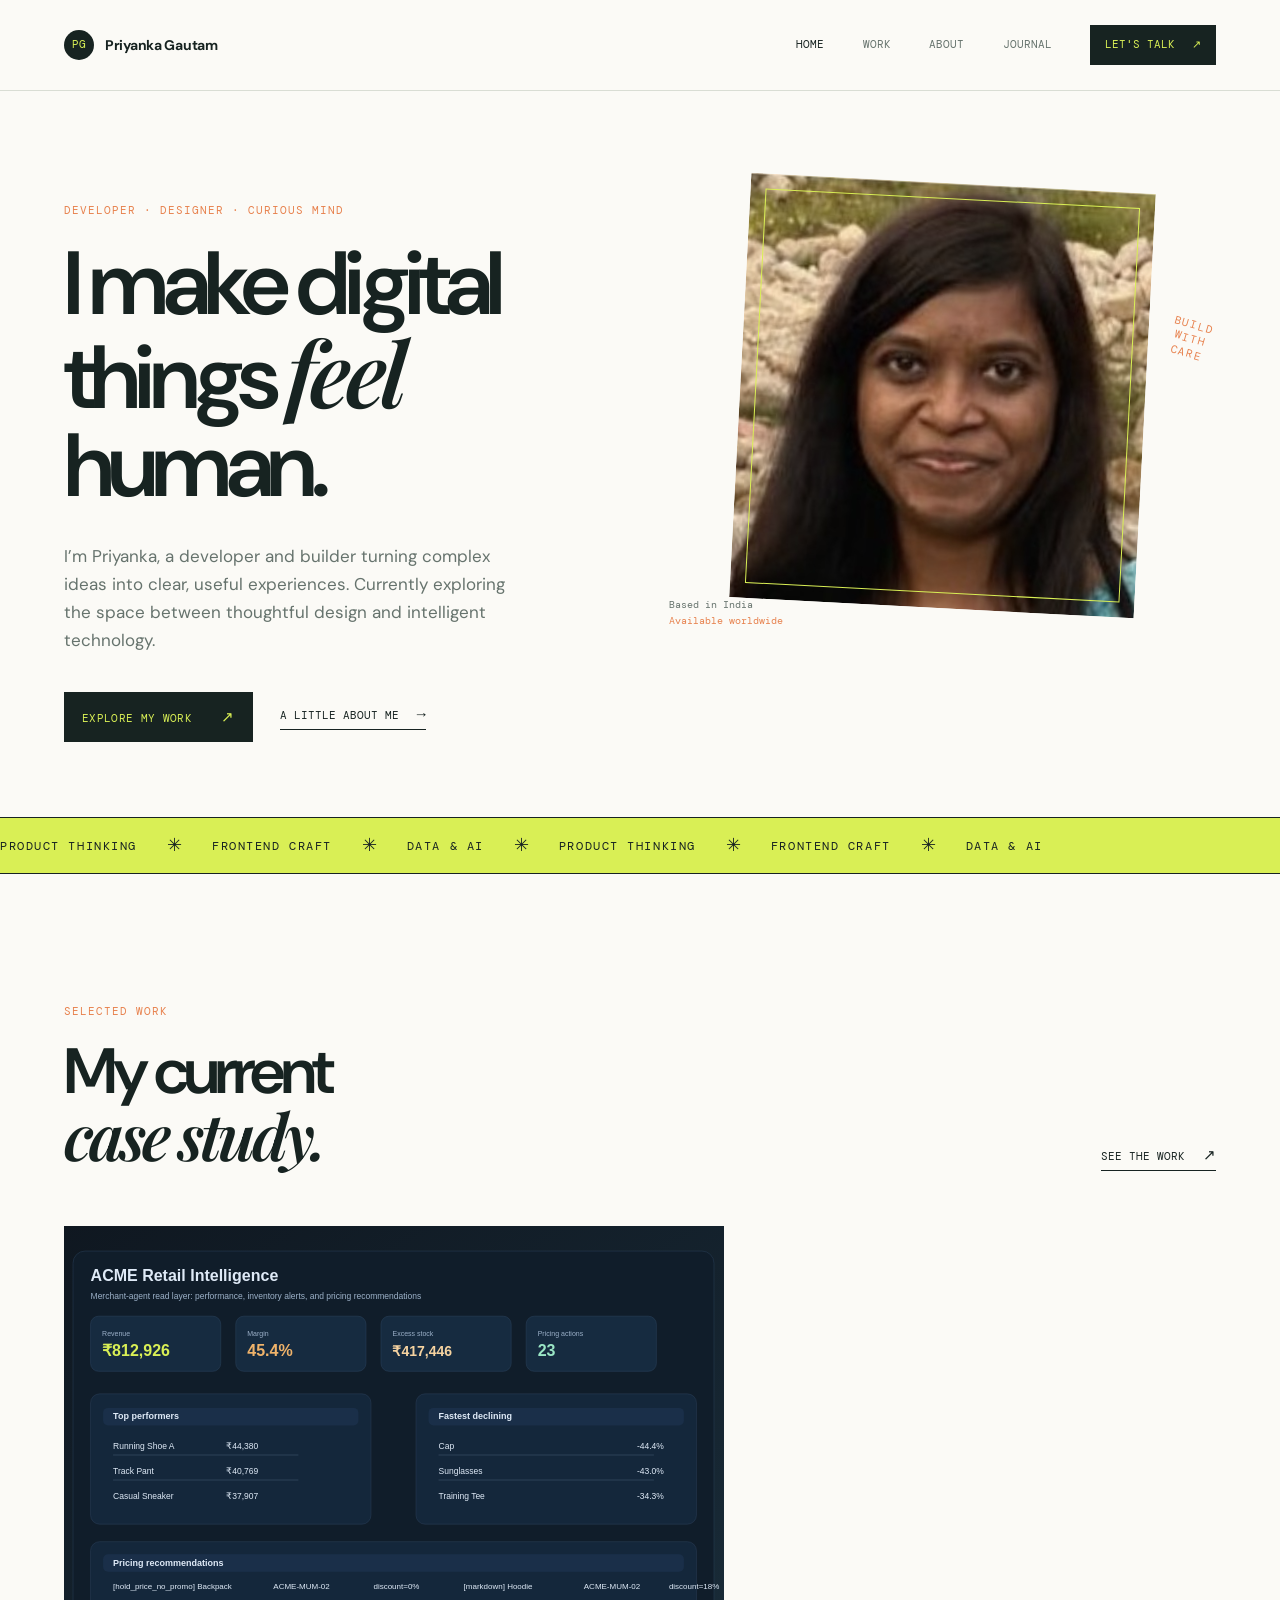
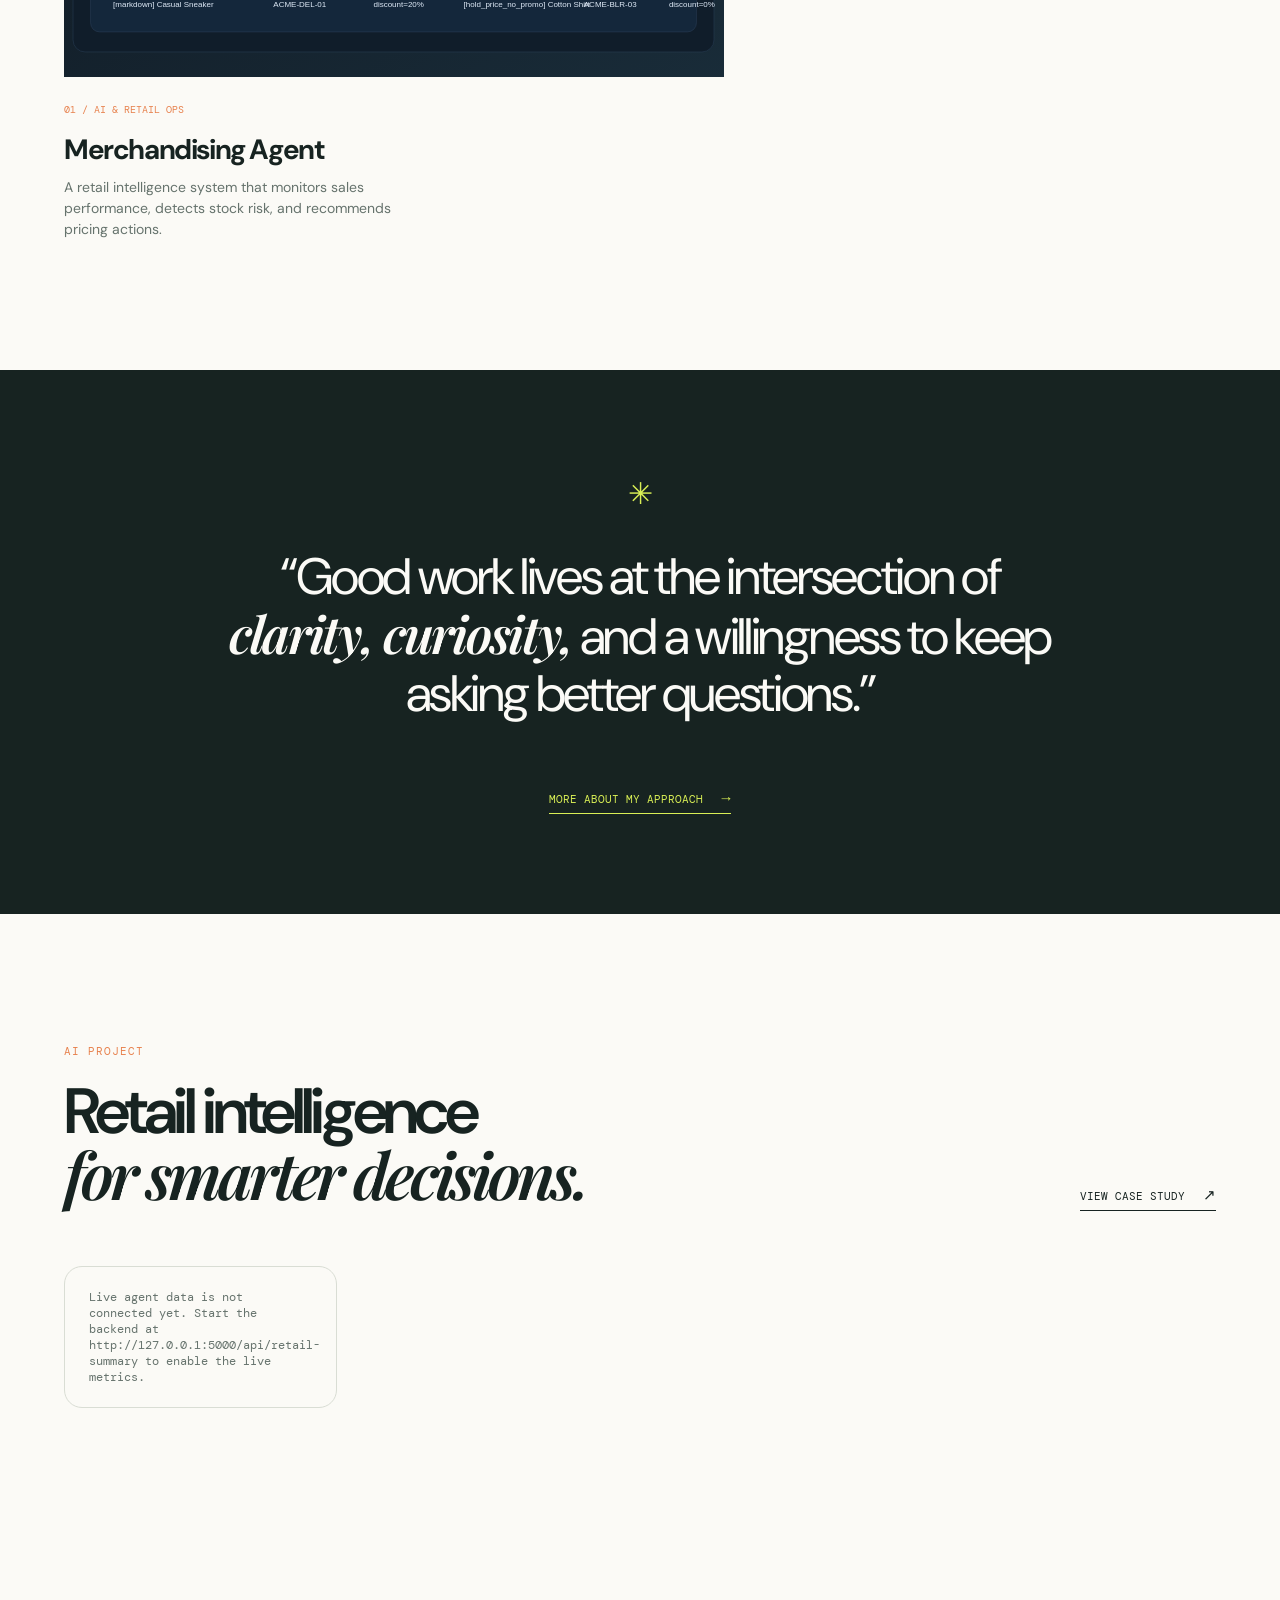
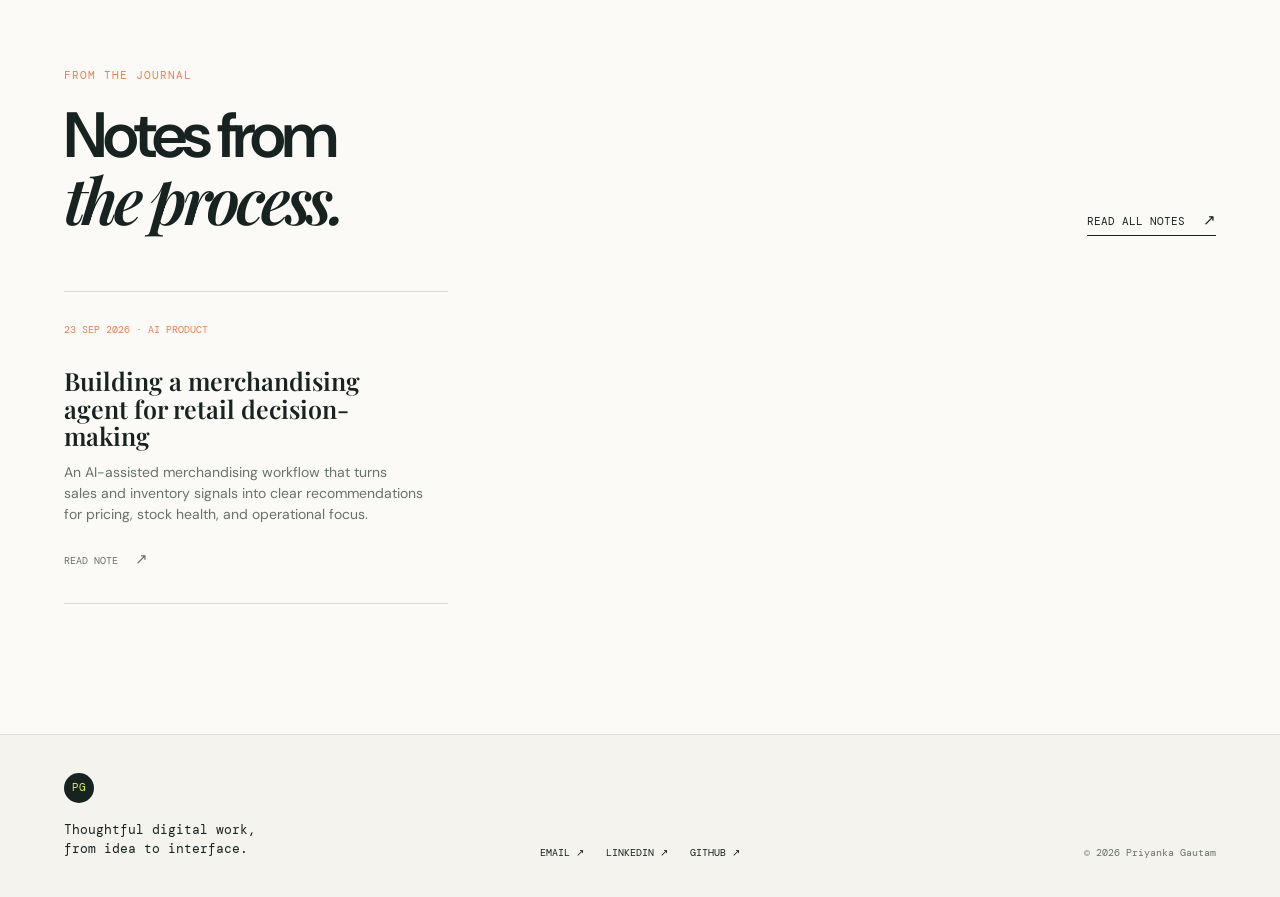
<file: index.html>
<!DOCTYPE html>
<html lang="en">
<head>
    <meta charset="UTF-8">
    <meta name="viewport" content="width=device-width, initial-scale=1.0">
    <meta name="description" content="The portfolio of a product-minded developer building useful digital experiences.">
    <title>Priyanka Gautam — Developer & Builder</title>
    <link rel="preconnect" href="https://fonts.googleapis.com">
    <link rel="preconnect" href="https://fonts.gstatic.com" crossorigin>
    <link href="https://fonts.googleapis.com/css2?family=DM+Mono:wght@400;500&family=DM+Sans:wght@400;500;600;700&family=Playfair+Display:ital,wght@0,600;0,700;1,600&display=swap" rel="stylesheet">
    <link rel="stylesheet" href="css/styles.css">
</head>
<body>
    <div class="site-shell">
        <header class="site-header">
            <a class="wordmark" href="index.html" aria-label="Priyanka Gautam home"><span>PG</span><strong>Priyanka Gautam</strong></a>
            <button class="menu-toggle" aria-expanded="false" aria-controls="site-nav">Menu <span>+</span></button>
            <nav id="site-nav" class="site-nav" aria-label="Primary navigation">
                <a class="active" href="index.html">Home</a>
                <a href="work.html">Work</a>
                <a href="about.html">About</a>
                <a href="journal.html">Journal</a>
                <a class="nav-contact" href="https://www.linkedin.com/in/priyankagautamiimb/" target="_blank" rel="noreferrer">Let's talk <span>↗</span></a>
            </nav>
        </header>

        <main>
            <section class="hero home-hero">
                <div class="hero-copy reveal">
                    <p class="eyebrow">Developer · Designer · Curious mind</p>
                    <h1>I make digital things <em>feel</em> human.</h1>
                    <p class="hero-intro">I’m Priyanka, a developer and builder turning complex ideas into clear, useful experiences. Currently exploring the space between thoughtful design and intelligent technology.</p>
                    <div class="hero-actions"><a class="button button-dark" href="work.html">Explore my work <span>↗</span></a><a class="text-link" href="about.html">A little about me <span>→</span></a></div>
                </div>
                <div class="hero-art reveal delay-1">
                    <div class="portrait-frame"><img src="images/PG.jpg" alt="Portrait of Priyanka Gautam" fetchpriority="high"></div>
                    <p class="art-note">Based in India<br><span>Available worldwide</span></p>
                    <span class="orbit-word">BUILD<br>WITH<br>CARE</span>
                </div>
            </section>

            <section class="marquee" aria-label="What I do"><div class="marquee-track"><span>PRODUCT THINKING</span><i>✳</i><span>FRONTEND CRAFT</span><i>✳</i><span>DATA & AI</span><i>✳</i><span>PRODUCT THINKING</span><i>✳</i><span>FRONTEND CRAFT</span><i>✳</i><span>DATA & AI</span></div></section>

            <section class="section featured-section">
                <div class="section-heading"><div><p class="eyebrow">Selected work</p><h2>My current<br><em>case study.</em></h2></div><a class="text-link" href="work.html">See the work <span>↗</span></a></div>
                <div class="project-grid">
                    <a class="project-card project-large reveal" href="work.html#merchandising-agent"><div class="project-image"><img src="images/retail-dashboard.svg" alt="Retail merchandising dashboard preview"></div><div class="project-meta"><span>01 / AI & Retail Ops</span><h3>Merchandising Agent</h3><p>A retail intelligence system that monitors sales performance, detects stock risk, and recommends pricing actions.</p></div></a>
                </div>
            </section>

            <section class="statement-section"><div class="statement-mark">✳</div><p>“Good work lives at the intersection of <em>clarity, curiosity,</em> and a willingness to keep asking better questions.”</p><a class="text-link" href="about.html">More about my approach <span>→</span></a></section>

            <section class="section ai-project-section">
                <div class="section-heading">
                    <div>
                        <p class="eyebrow">AI project</p>
                        <h2>Retail intelligence<br><em>for smarter decisions.</em></h2>
                    </div>
                    <a class="text-link" href="work.html">View case study <span>↗</span></a>
                </div>
                <div id="retail-metrics" class="retail-metrics" aria-live="polite"></div>
            </section>

            <section class="section journal-preview"><div class="section-heading"><div><p class="eyebrow">From the journal</p><h2>Notes from<br><em>the process.</em></h2></div><a class="text-link" href="journal.html">Read all notes <span>↗</span></a></div><div id="home-posts" class="post-list"></div></section>
        </main>

        <footer class="site-footer"><div><span class="footer-glyph">PG</span><p>Thoughtful digital work,<br>from idea to interface.</p></div><div class="footer-links"><a href="mailto:priyanka.apr@gmail.com">EMAIL ↗</a><a href="https://www.linkedin.com/in/priyankagautamiimb/" target="_blank" rel="noreferrer">LinkedIn ↗</a><a href="https://github.com/priyankag1111" target="_blank" rel="noreferrer">GitHub ↗</a></div><small>© 2026 Priyanka Gautam</small></footer>
    </div>
    <script src="js/data.js"></script><script src="js/main.js"></script>
</body>
</html>
</file>
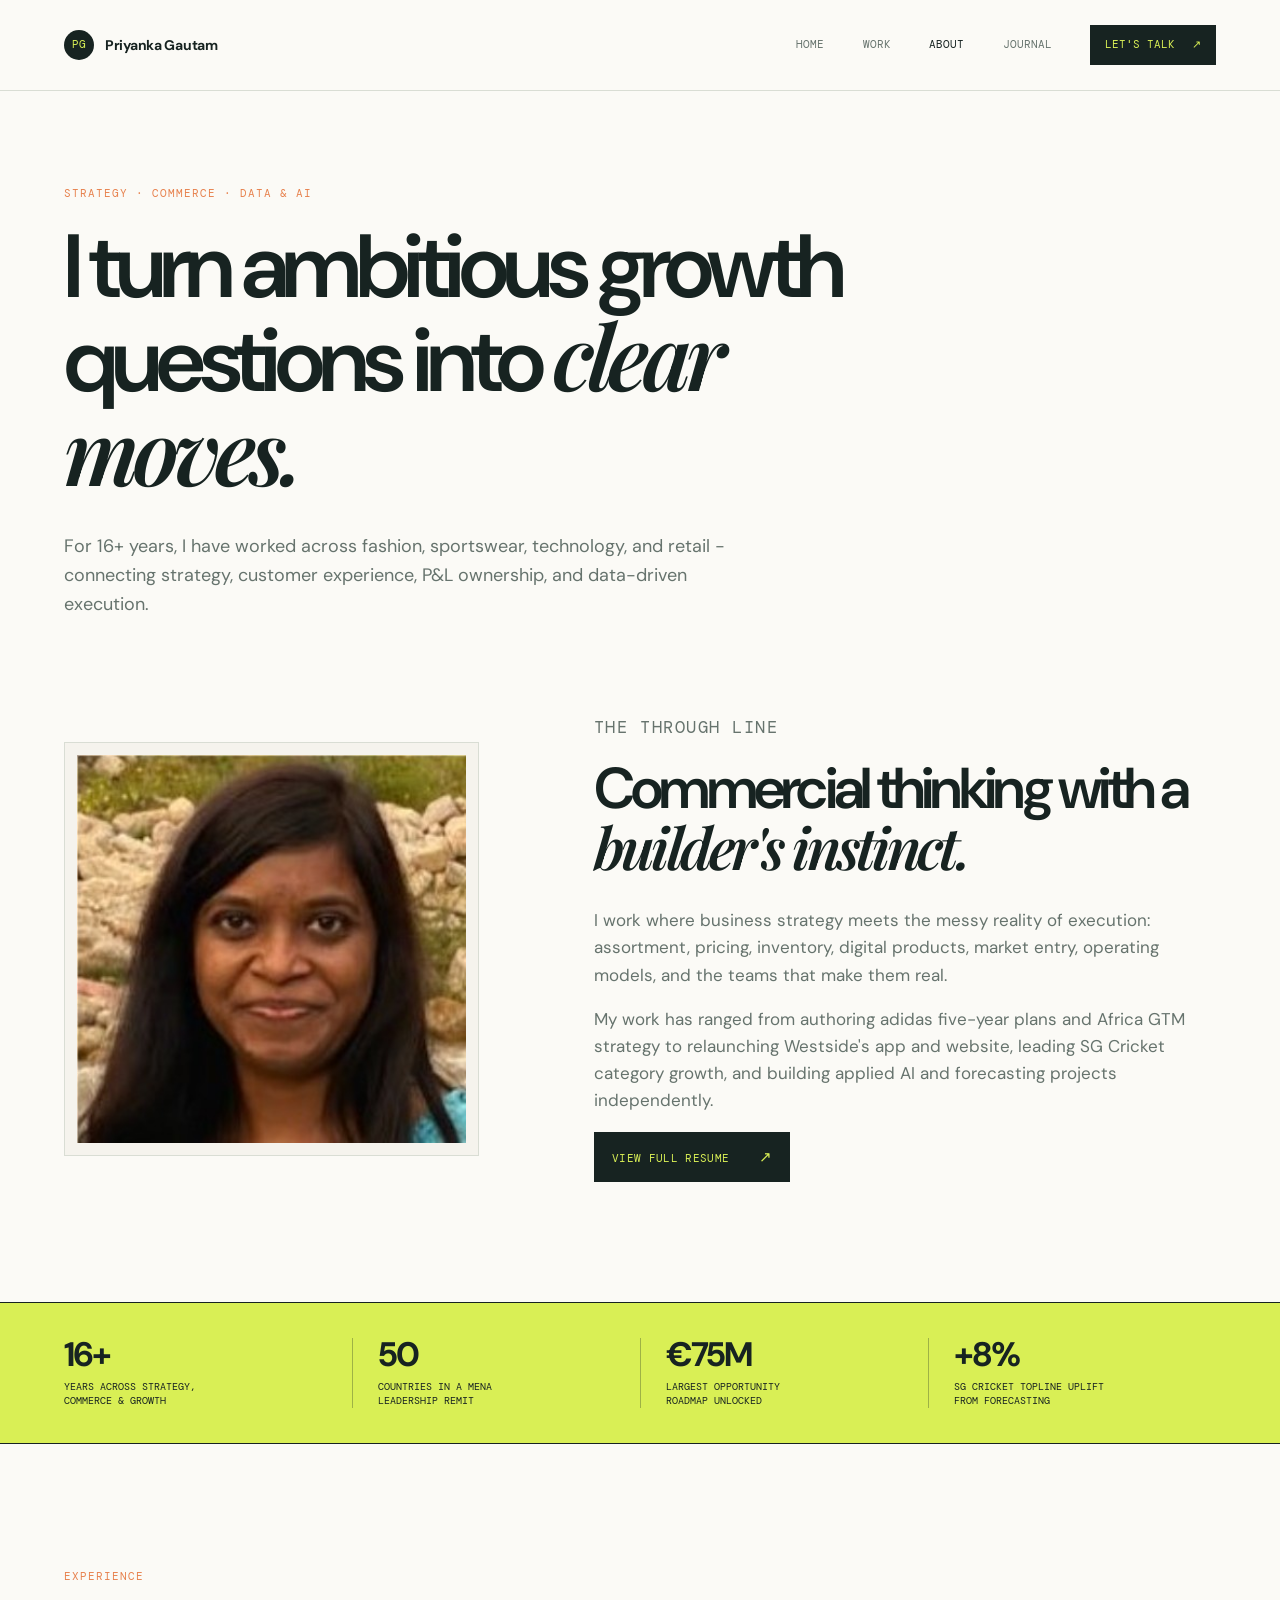
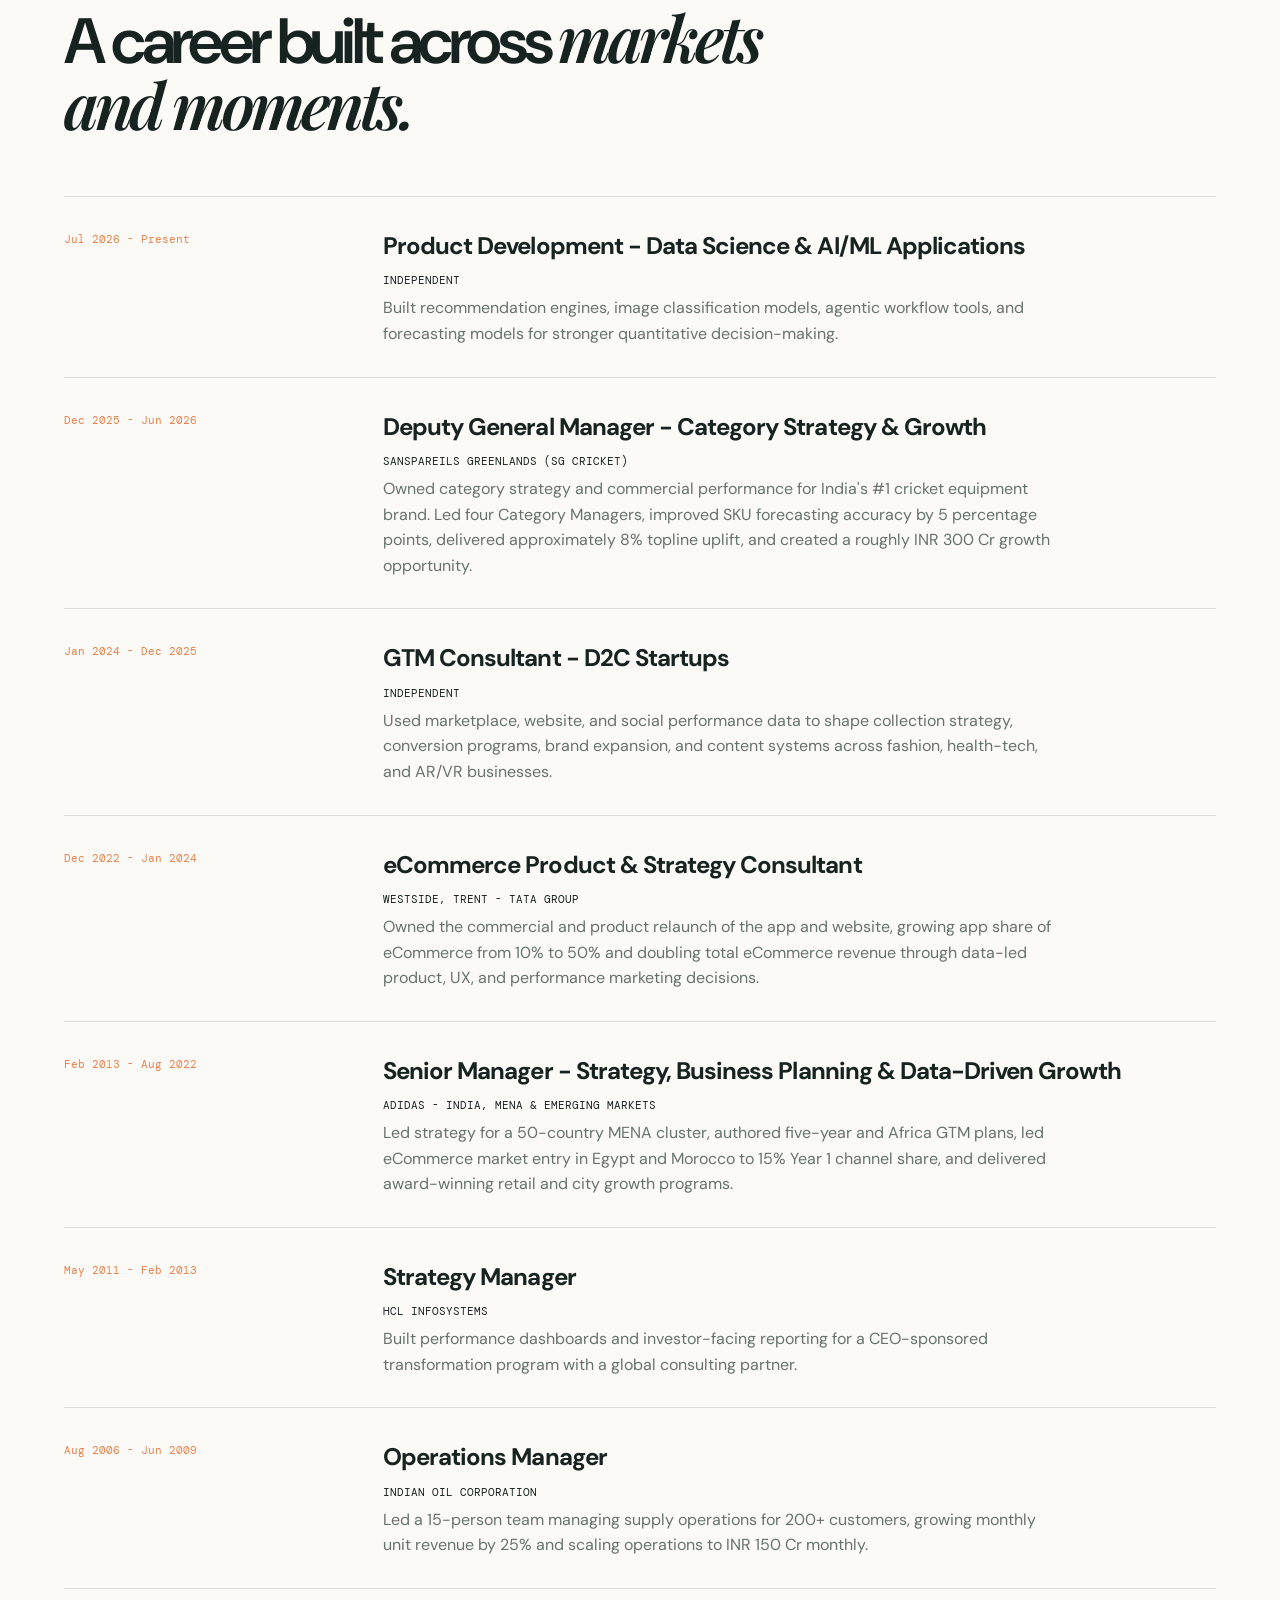
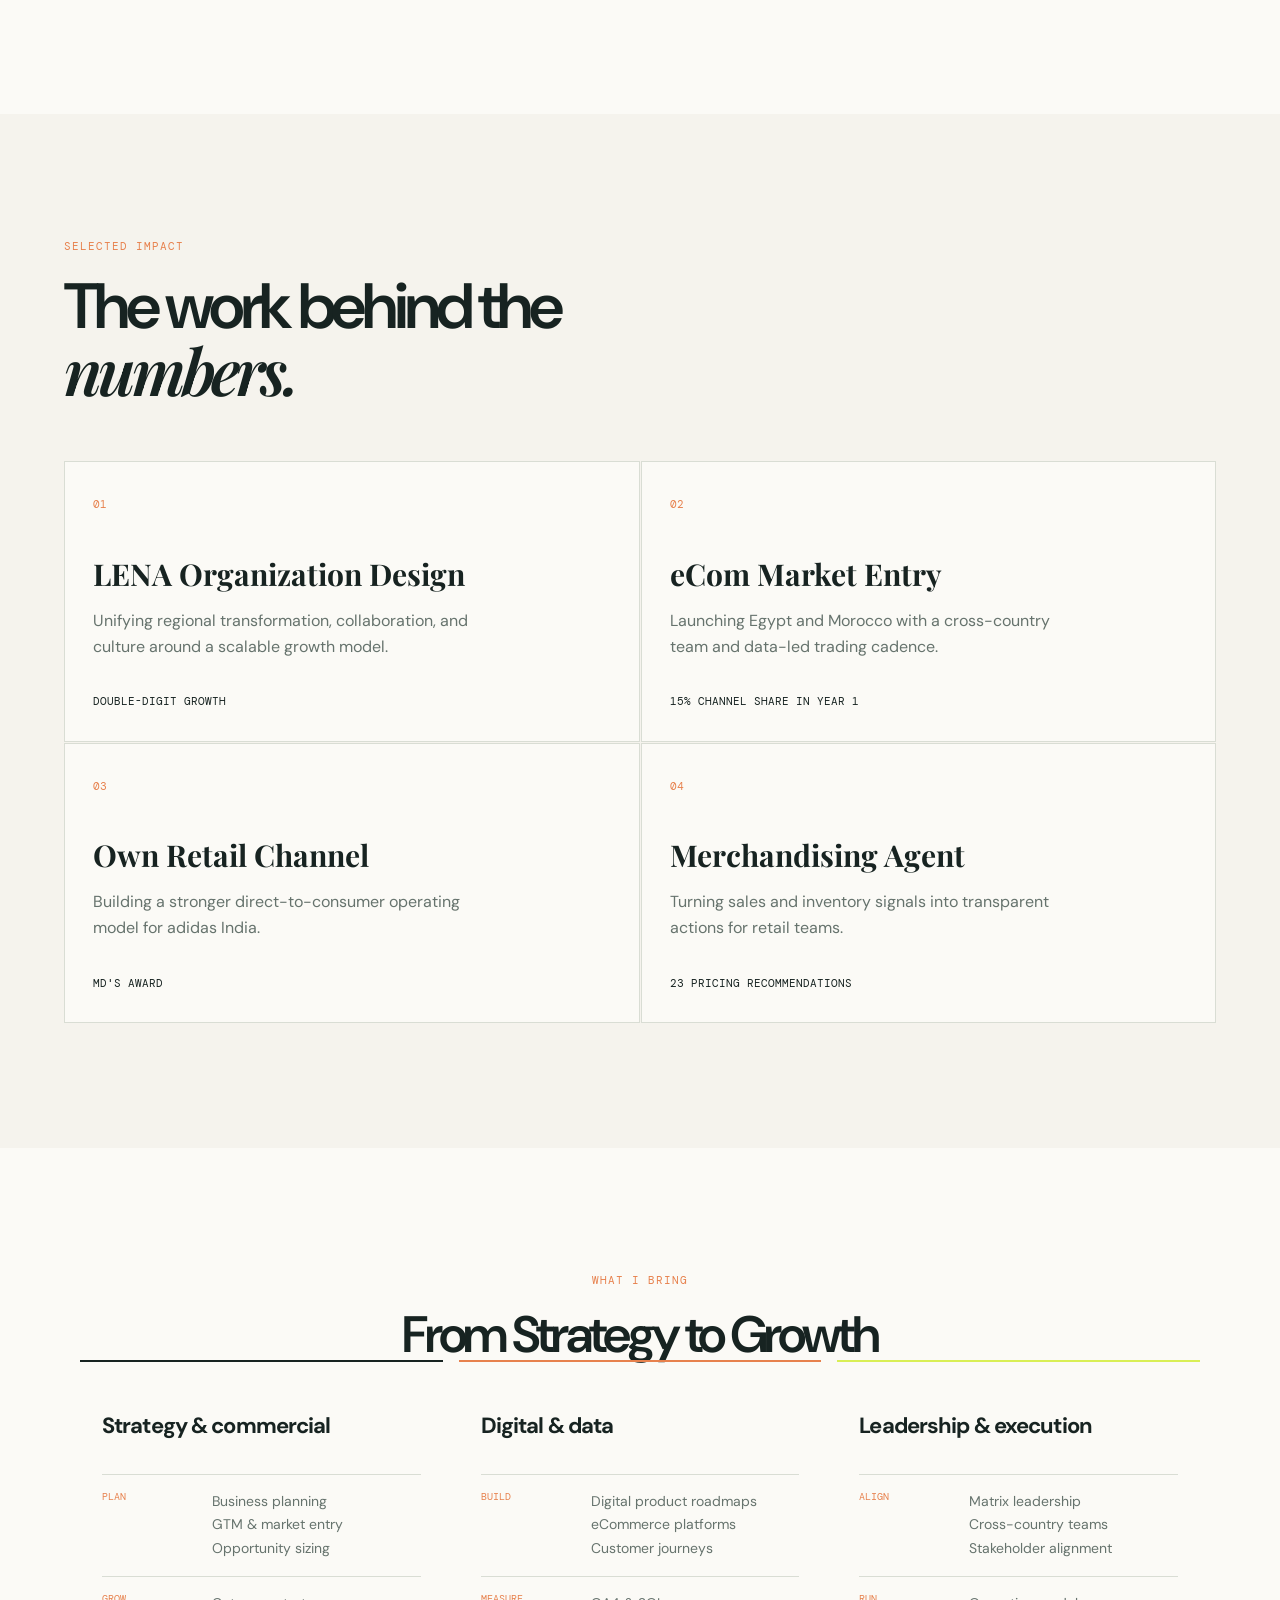
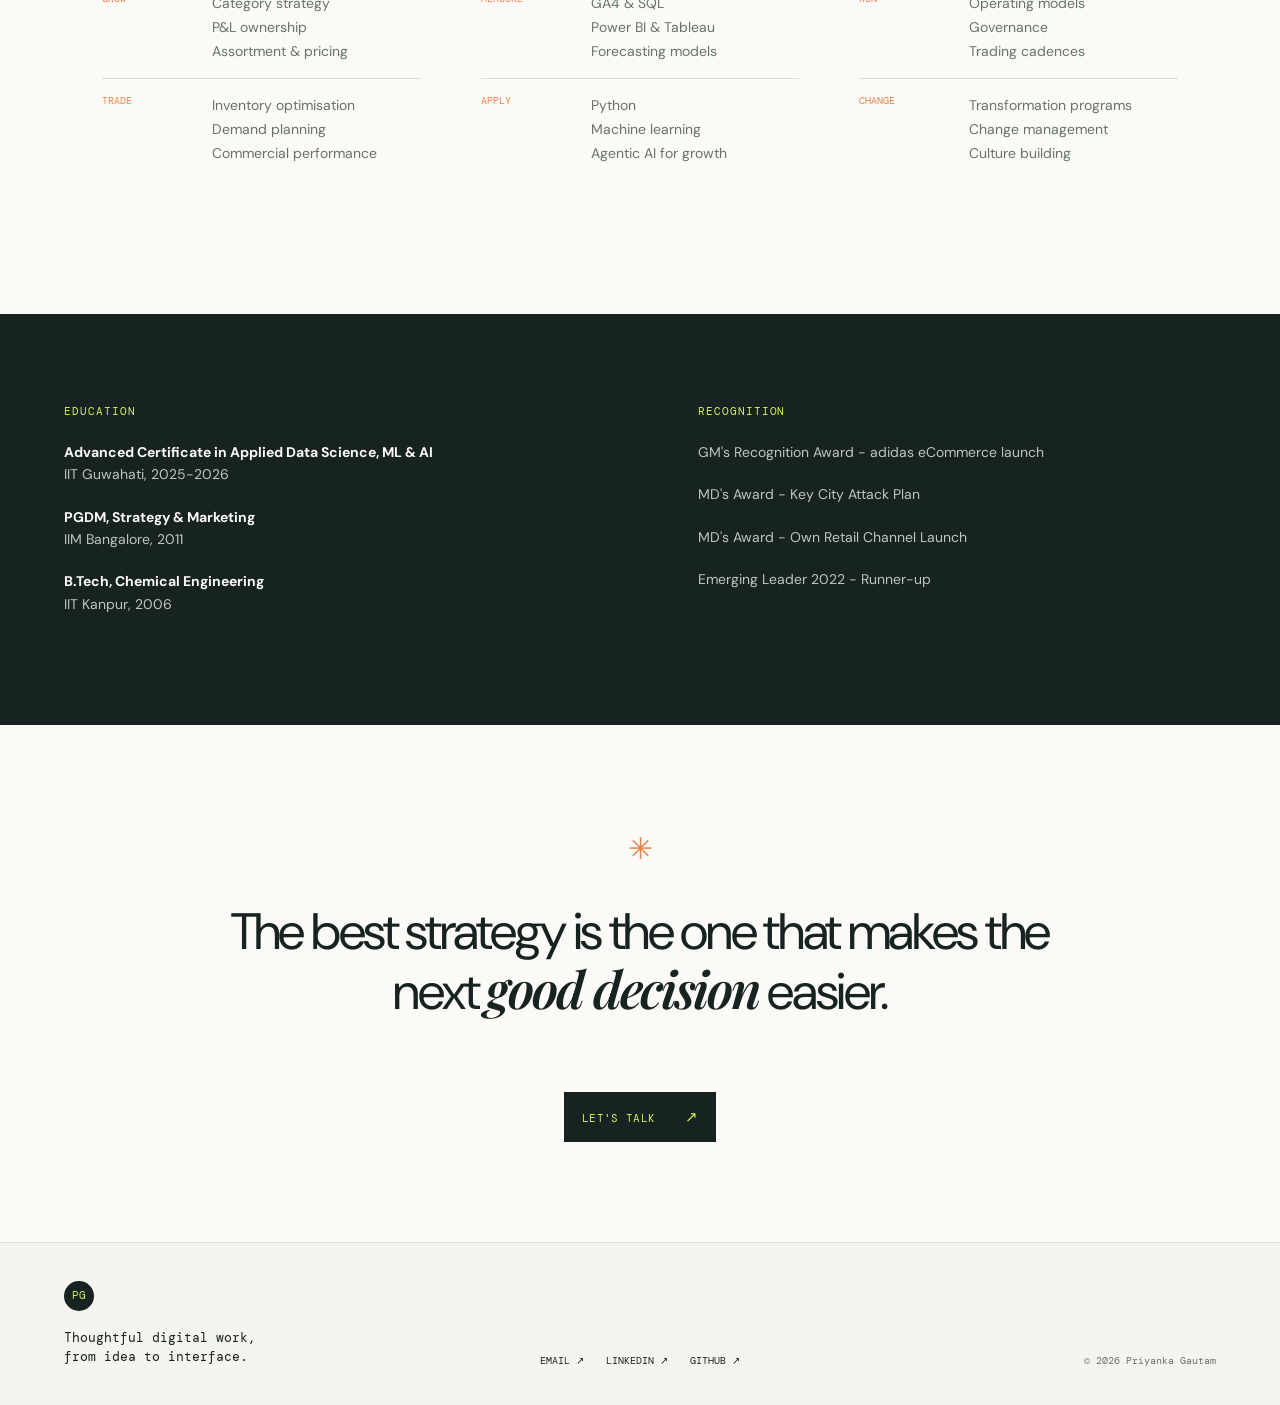
<file: about.html>
<!DOCTYPE html>
<html lang="en">
<head>
    <meta charset="UTF-8">
<meta name="viewport" content="width=device-width, initial-scale=1.0">
<meta name="description" content="About Priyanka Gautam, a developer and product-minded builder.">
<title>About — Priyanka Gautam</title>
    <link rel="preconnect" href="https://fonts.googleapis.com">
<link rel="preconnect" href="https://fonts.gstatic.com" crossorigin>
<link href="https://fonts.googleapis.com/css2?family=DM+Mono:wght@400;500&family=DM+Sans:wght@400;500;600;700&family=Playfair+Display:ital,wght@0,600;0,700;1,600&display=swap" rel="stylesheet">
<link rel="stylesheet" href="css/styles.css">
</head>
<body>
<div class="site-shell">
<header class="site-header">
<a class="wordmark" href="index.html">
<span>PG</span>
<strong>Priyanka Gautam</strong>
</a>
<button class="menu-toggle" aria-expanded="false" aria-controls="site-nav">Menu <span>+</span>
</button>
<nav id="site-nav" class="site-nav">
<a href="index.html">Home</a>
<a href="work.html">Work
</a>
<a class="active" href="about.html">About</a>
<a href="journal.html">Journal</a>
<a class="nav-contact" href="mailto:priyanka.apr@gmail.com">Let's talk <span>↗</span>
</a>
</nav>
</header>
<main>
<section class="page-hero about-hero reveal">
<p class="eyebrow">Strategy &middot; Commerce &middot; Data & AI</p>
<h1>I turn ambitious growth questions into <em>clear moves.</em></h1>
<p>For 16+ years, I have worked across fashion, sportswear, technology, and retail - connecting strategy, customer experience, P&L ownership, and data-driven execution.</p>
</section>
<section class="about-intro">
<div class="about-image reveal"><img src="images/PG.jpg" alt="Portrait of Priyanka Gautam" loading="lazy"></div>
<div class="about-copy reveal delay-1">
<p class="eyebrow">The through line</p>
<h2>Commercial thinking with a <em>builder's instinct.</em></h2>
<p>I work where business strategy meets the messy reality of execution: assortment, pricing, inventory, digital products, market entry, operating models, and the teams that make them real.</p>
<p>My work has ranged from authoring adidas five-year plans and Africa GTM strategy to relaunching Westside's app and website, leading SG Cricket category growth, and building applied AI and forecasting projects independently.</p>
<a class="button button-dark" href="Priyanka_Gautam_Skechers.docx" target="_blank">View full resume <span>&#8599;</span></a>
</div>
</section>
<section class="impact-strip">
<div><strong>16+</strong><span>years across strategy, commerce & growth</span></div>
<div><strong>50</strong><span>countries in a MENA leadership remit</span></div>
<div><strong>&euro;75M</strong><span>largest opportunity roadmap unlocked</span></div>
<div><strong>+8%</strong><span>SG Cricket topline uplift from forecasting</span></div>
</section>
<section class="about-section experience-section">
<div class="section-heading"><div><p class="eyebrow">Experience</p><h2>A career built across <em>markets and moments.</em></h2></div></div>
<div class="resume-timeline">
<article><span>Jul 2026 - Present</span><div><h3>Product Development - Data Science & AI/ML Applications</h3><p class="timeline-company">Independent</p><p>Built recommendation engines, image classification models, agentic workflow tools, and forecasting models for stronger quantitative decision-making.</p></div></article>
<article><span>Dec 2025 - Jun 2026</span><div><h3>Deputy General Manager - Category Strategy & Growth</h3><p class="timeline-company">Sanspareils Greenlands (SG Cricket)</p><p>Owned category strategy and commercial performance for India's #1 cricket equipment brand. Led four Category Managers, improved SKU forecasting accuracy by 5 percentage points, delivered approximately 8% topline uplift, and created a roughly INR 300 Cr growth opportunity.</p></div></article>
<article><span>Jan 2024 - Dec 2025</span><div><h3>GTM Consultant - D2C Startups</h3><p class="timeline-company">Independent</p><p>Used marketplace, website, and social performance data to shape collection strategy, conversion programs, brand expansion, and content systems across fashion, health-tech, and AR/VR businesses.</p></div></article>
<article><span>Dec 2022 - Jan 2024</span><div><h3>eCommerce Product & Strategy Consultant</h3><p class="timeline-company">Westside, Trent - Tata Group</p><p>Owned the commercial and product relaunch of the app and website, growing app share of eCommerce from 10% to 50% and doubling total eCommerce revenue through data-led product, UX, and performance marketing decisions.</p></div></article>
<article><span>Feb 2013 - Aug 2022</span><div><h3>Senior Manager - Strategy, Business Planning & Data-Driven Growth</h3><p class="timeline-company">adidas - India, MENA & Emerging Markets</p><p>Led strategy for a 50-country MENA cluster, authored five-year and Africa GTM plans, led eCommerce market entry in Egypt and Morocco to 15% Year 1 channel share, and delivered award-winning retail and city growth programs.</p></div></article>
<article><span>May 2011 - Feb 2013</span><div><h3>Strategy Manager</h3><p class="timeline-company">HCL Infosystems</p><p>Built performance dashboards and investor-facing reporting for a CEO-sponsored transformation program with a global consulting partner.</p></div></article>
<article><span>Aug 2006 - Jun 2009</span><div><h3>Operations Manager</h3><p class="timeline-company">Indian Oil Corporation</p><p>Led a 15-person team managing supply operations for 200+ customers, growing monthly unit revenue by 25% and scaling operations to INR 150 Cr monthly.</p></div></article>
</div>
</section>
<section class="about-section impact-section">
<div class="section-heading"><div><p class="eyebrow">Selected impact</p><h2>The work behind the <em>numbers.</em></h2></div></div>
<div class="impact-grid">
<a href="project.html?id=lena-organization"><span>01</span><h3>LENA Organization Design</h3><p>Unifying regional transformation, collaboration, and culture around a scalable growth model.</p><strong>Double-digit growth</strong></a>
<a href="project.html?id=ecom-launch"><span>02</span><h3>eCom Market Entry</h3><p>Launching Egypt and Morocco with a cross-country team and data-led trading cadence.</p><strong>15% channel share in Year 1</strong></a>
<a href="project.html?id=own-retail"><span>03</span><h3>Own Retail Channel</h3><p>Building a stronger direct-to-consumer operating model for adidas India.</p><strong>MD's Award</strong></a>
<a href="project.html?id=merchandising-agent"><span>04</span><h3>Merchandising Agent</h3><p>Turning sales and inventory signals into transparent actions for retail teams.</p><strong>23 pricing recommendations</strong></a>
</div>
</section>
<section class="about-section capability-section">
<div><p class="eyebrow">What I bring</p><h2>From Strategy to Growth</h2></div>
<div class="capability-columns">
<article class="capability-card"><h3>Strategy & commercial</h3><div class="keyword-group"><span>Plan</span><p>Business planning<br>GTM & market entry<br>Opportunity sizing</p></div><div class="keyword-group"><span>Grow</span><p>Category strategy<br>P&L ownership<br>Assortment & pricing</p></div><div class="keyword-group"><span>Trade</span><p>Inventory optimisation<br>Demand planning<br>Commercial performance</p></div></article>
<article class="capability-card"><h3>Digital & data</h3><div class="keyword-group"><span>Build</span><p>Digital product roadmaps<br>eCommerce platforms<br>Customer journeys</p></div><div class="keyword-group"><span>Measure</span><p>GA4 & SQL<br>Power BI & Tableau<br>Forecasting models</p></div><div class="keyword-group"><span>Apply</span><p>Python<br>Machine learning<br>Agentic AI for growth</p></div></article>
<article class="capability-card"><h3>Leadership & execution</h3><div class="keyword-group"><span>Align</span><p>Matrix leadership<br>Cross-country teams<br>Stakeholder alignment</p></div><div class="keyword-group"><span>Run</span><p>Operating models<br>Governance<br>Trading cadences</p></div><div class="keyword-group"><span>Change</span><p>Transformation programs<br>Change management<br>Culture building</p></div></article>
</div>
</section>
<section class="education-band"><div><p class="eyebrow">Education</p><p><strong>Advanced Certificate in Applied Data Science, ML & AI</strong><br>IIT Guwahati, 2025-2026</p><p><strong>PGDM, Strategy & Marketing</strong><br>IIM Bangalore, 2011</p><p><strong>B.Tech, Chemical Engineering</strong><br>IIT Kanpur, 2006</p></div><div><p class="eyebrow">Recognition</p><p>GM's Recognition Award - adidas eCommerce launch</p><p>MD's Award - Key City Attack Plan</p><p>MD's Award - Own Retail Channel Launch</p><p>Emerging Leader 2022 - Runner-up</p></div></section>
<section class="statement-section about-close"><div class="statement-mark">✳</div><p>The best strategy is the one that makes the next <em>good decision</em> easier.</p><a class="button button-dark" href="mailto:priyanka.apr@gmail.com">Let's talk <span>&#8599;</span></a></section>
</main>
<footer class="site-footer">
<div>
<span class="footer-glyph">PG</span>
<p>Thoughtful digital work,<br>from idea to interface.</p>
</div>
<div class="footer-links">
<a href="mailto:priyanka.apr@gmail.com">EMAIL ↗</a>
<a href="https://www.linkedin.com" target="_blank" rel="noreferrer">LinkedIn ↗</a>
<a href="https://github.com" target="_blank" rel="noreferrer">GitHub ↗</a>
</div>
<small>© 2026 Priyanka Gautam</small>
</footer>
</div>
<script src="js/data.js">
</script>
<script src="js/main.js">
</script>
</body>
</html>
</file>
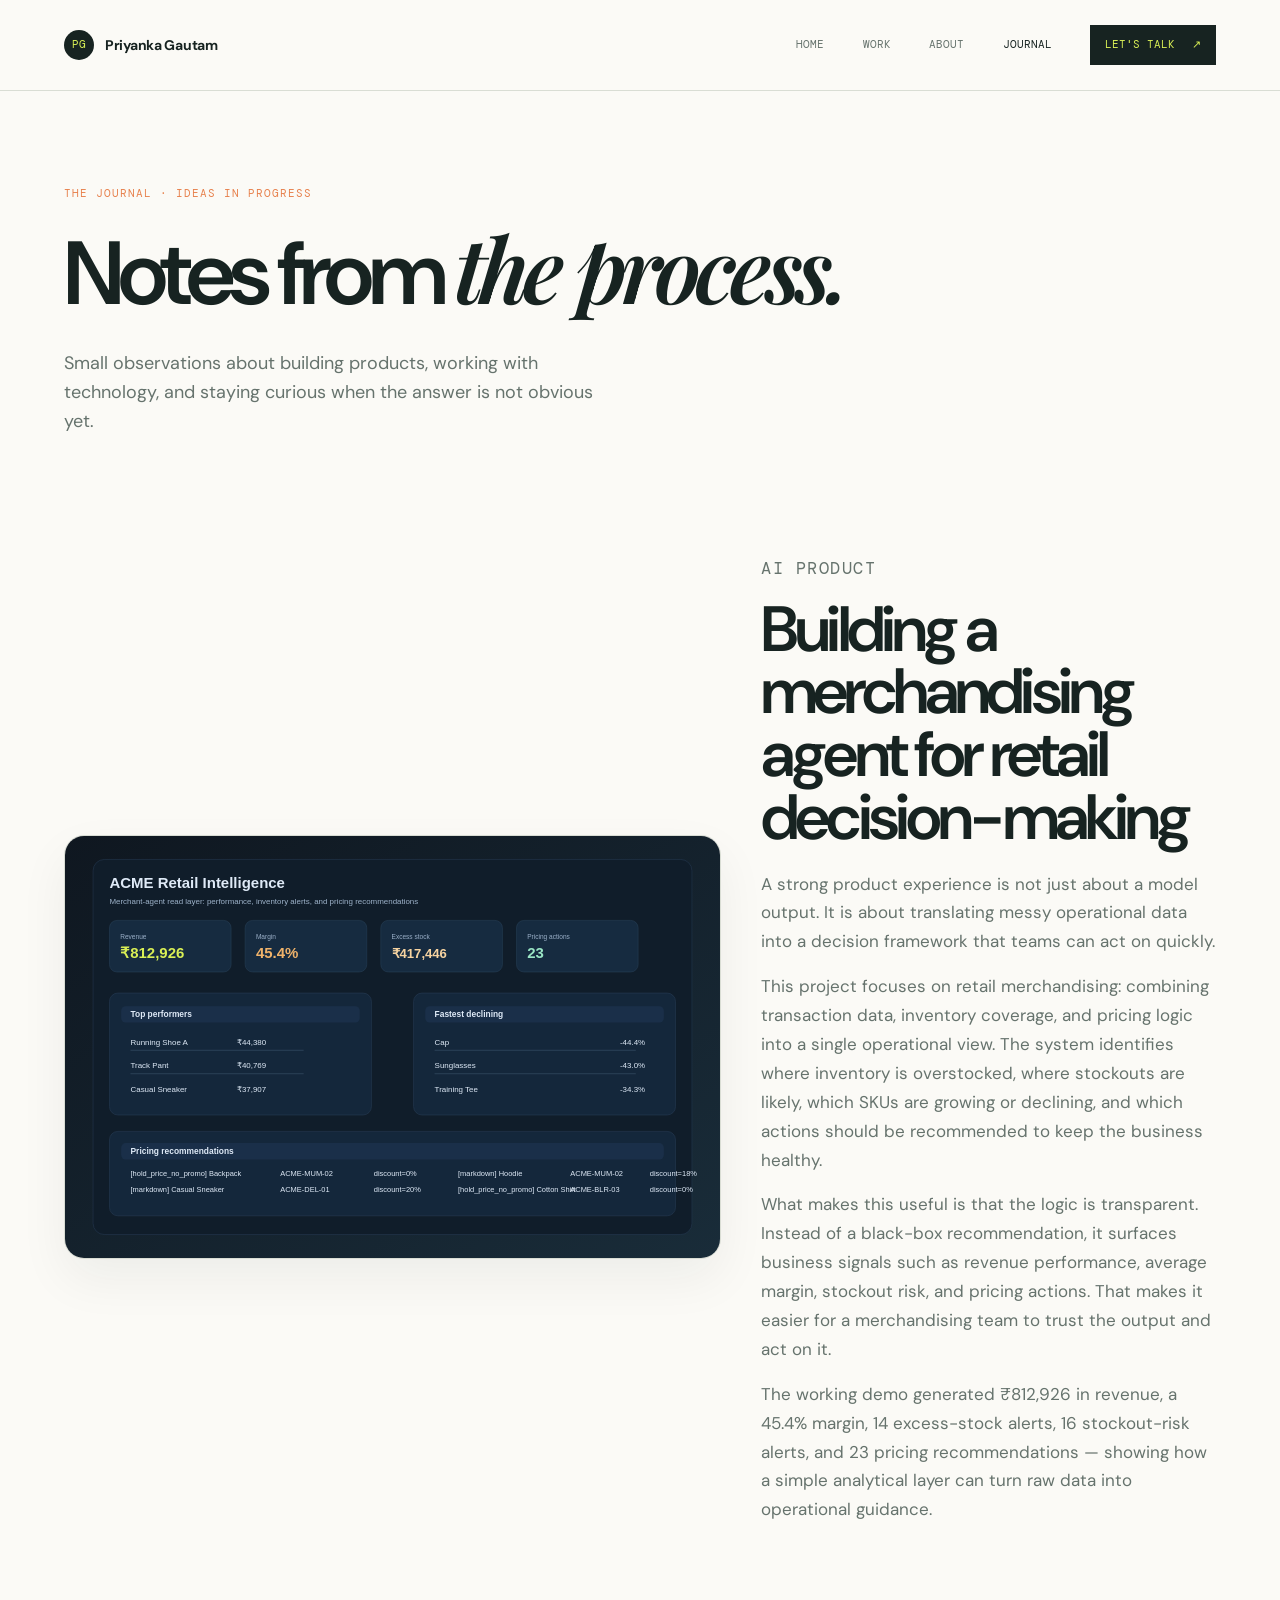
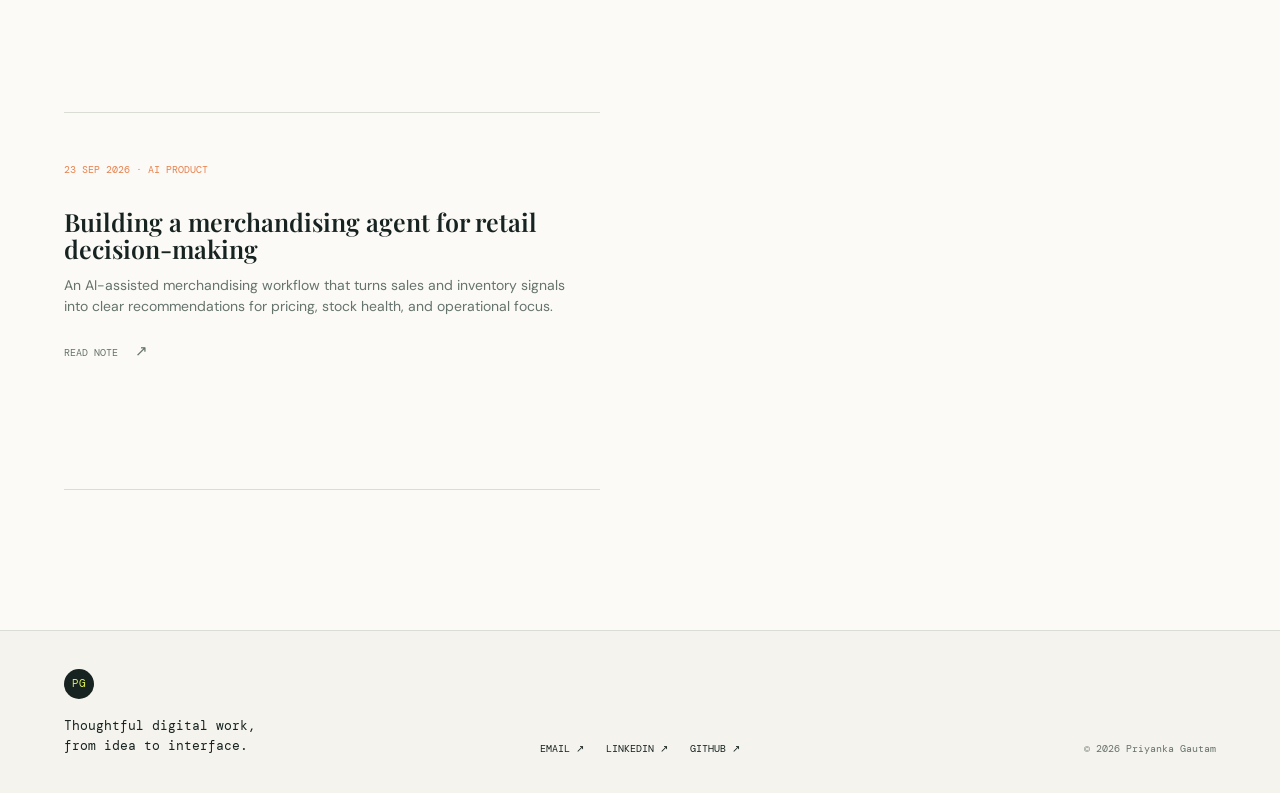
<file: journal.html>
<!DOCTYPE html>
<html lang="en">
<head>
    <meta charset="UTF-8"><meta name="viewport" content="width=device-width, initial-scale=1.0"><meta name="description" content="Notes on making, technology, design, and the process behind the work."><title>Journal — Priyanka Gautam</title>
    <link rel="preconnect" href="https://fonts.googleapis.com"><link rel="preconnect" href="https://fonts.gstatic.com" crossorigin><link href="https://fonts.googleapis.com/css2?family=DM+Mono:wght@400;500&family=DM+Sans:wght@400;500;600;700&family=Playfair+Display:ital,wght@0,600;0,700;1,600&display=swap" rel="stylesheet"><link rel="stylesheet" href="css/styles.css">
</head>
<body><div class="site-shell"><header class="site-header"><a class="wordmark" href="index.html"><span>PG</span><strong>Priyanka Gautam</strong></a><button class="menu-toggle" aria-expanded="false" aria-controls="site-nav">Menu <span>+</span></button><nav id="site-nav" class="site-nav"><a href="index.html">Home</a><a href="work.html">Work</a><a href="about.html">About</a><a class="active" href="journal.html">Journal</a><a class="nav-contact" href="https://www.linkedin.com/in/priyankagautamiimb/" target="_blank" rel="noreferrer">Let's talk <span>↗</span></a></nav></header><main><section class="page-hero reveal"><p class="eyebrow">The journal · Ideas in progress</p><h1>Notes from <em>the process.</em></h1><p>Small observations about building products, working with technology, and staying curious when the answer is not obvious yet.</p></section><section class="case-study-feature reveal"><div class="case-study-media"><img src="images/retail-dashboard.svg" alt="Dashboard for the merchandising agent project" /></div><div class="case-study-copy"><p class="eyebrow">AI product</p><h2>Building a merchandising agent for retail decision-making</h2><p>A strong product experience is not just about a model output. It is about translating messy operational data into a decision framework that teams can act on quickly.</p><p>This project focuses on retail merchandising: combining transaction data, inventory coverage, and pricing logic into a single operational view. The system identifies where inventory is overstocked, where stockouts are likely, which SKUs are growing or declining, and which actions should be recommended to keep the business healthy.</p><p>What makes this useful is that the logic is transparent. Instead of a black-box recommendation, it surfaces business signals such as revenue performance, average margin, stockout risk, and pricing actions. That makes it easier for a merchandising team to trust the output and act on it.</p><p>The working demo generated ₹812,926 in revenue, a 45.4% margin, 14 excess-stock alerts, 16 stockout-risk alerts, and 23 pricing recommendations — showing how a simple analytical layer can turn raw data into operational guidance.</p></div></section><section id="journal-posts" class="journal-grid hero"></section></main><footer class="site-footer"><div><span class="footer-glyph">PG</span><p>Thoughtful digital work,<br>from idea to interface.</p></div><div class="footer-links"><a href="mailto:priyanka.apr@gmail.com">EMAIL ↗</a><a href="https://www.linkedin.com/in/priyankagautamiimb/" target="_blank" rel="noreferrer">LinkedIn ↗</a><a href="https://github.com/priyankag1111" target="_blank" rel="noreferrer">GitHub ↗</a></div><small>© 2026 Priyanka Gautam</small></footer></div><script src="js/data.js"></script><script src="js/main.js"></script></body></html>
</file>
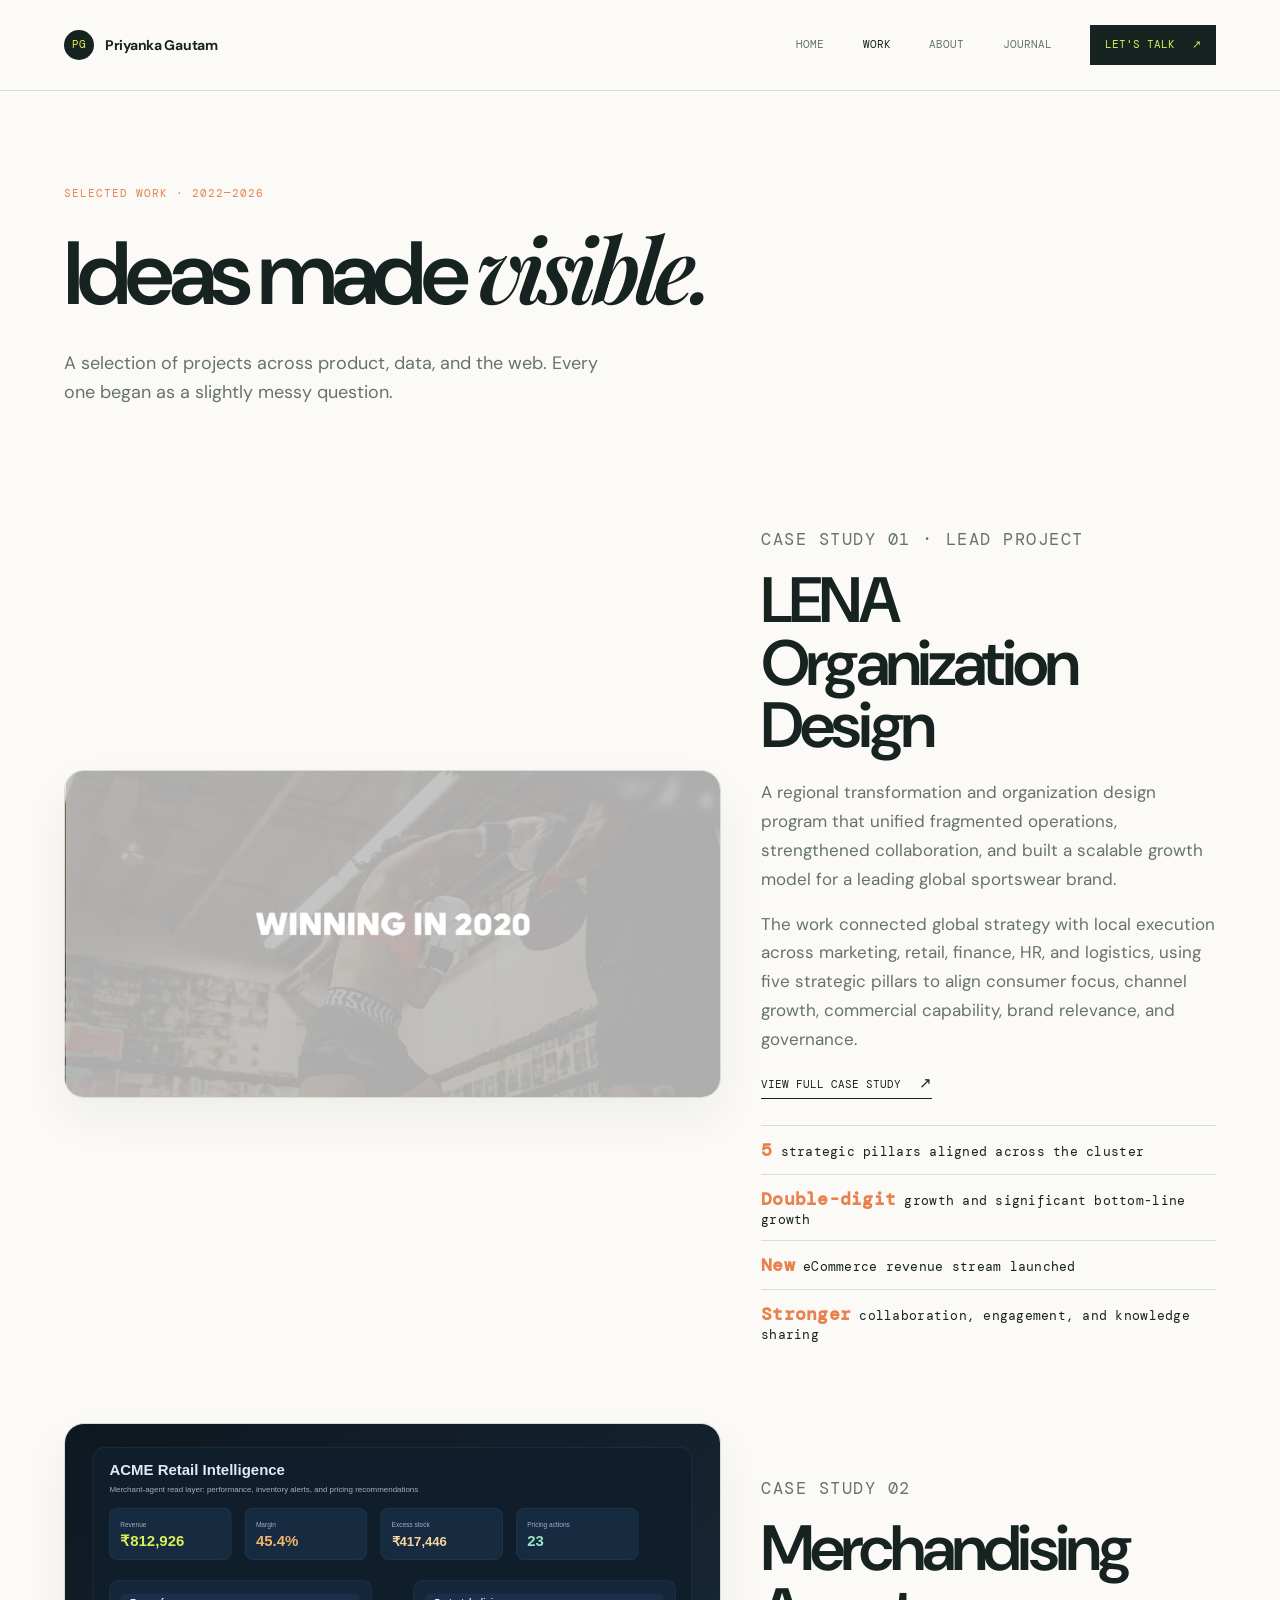
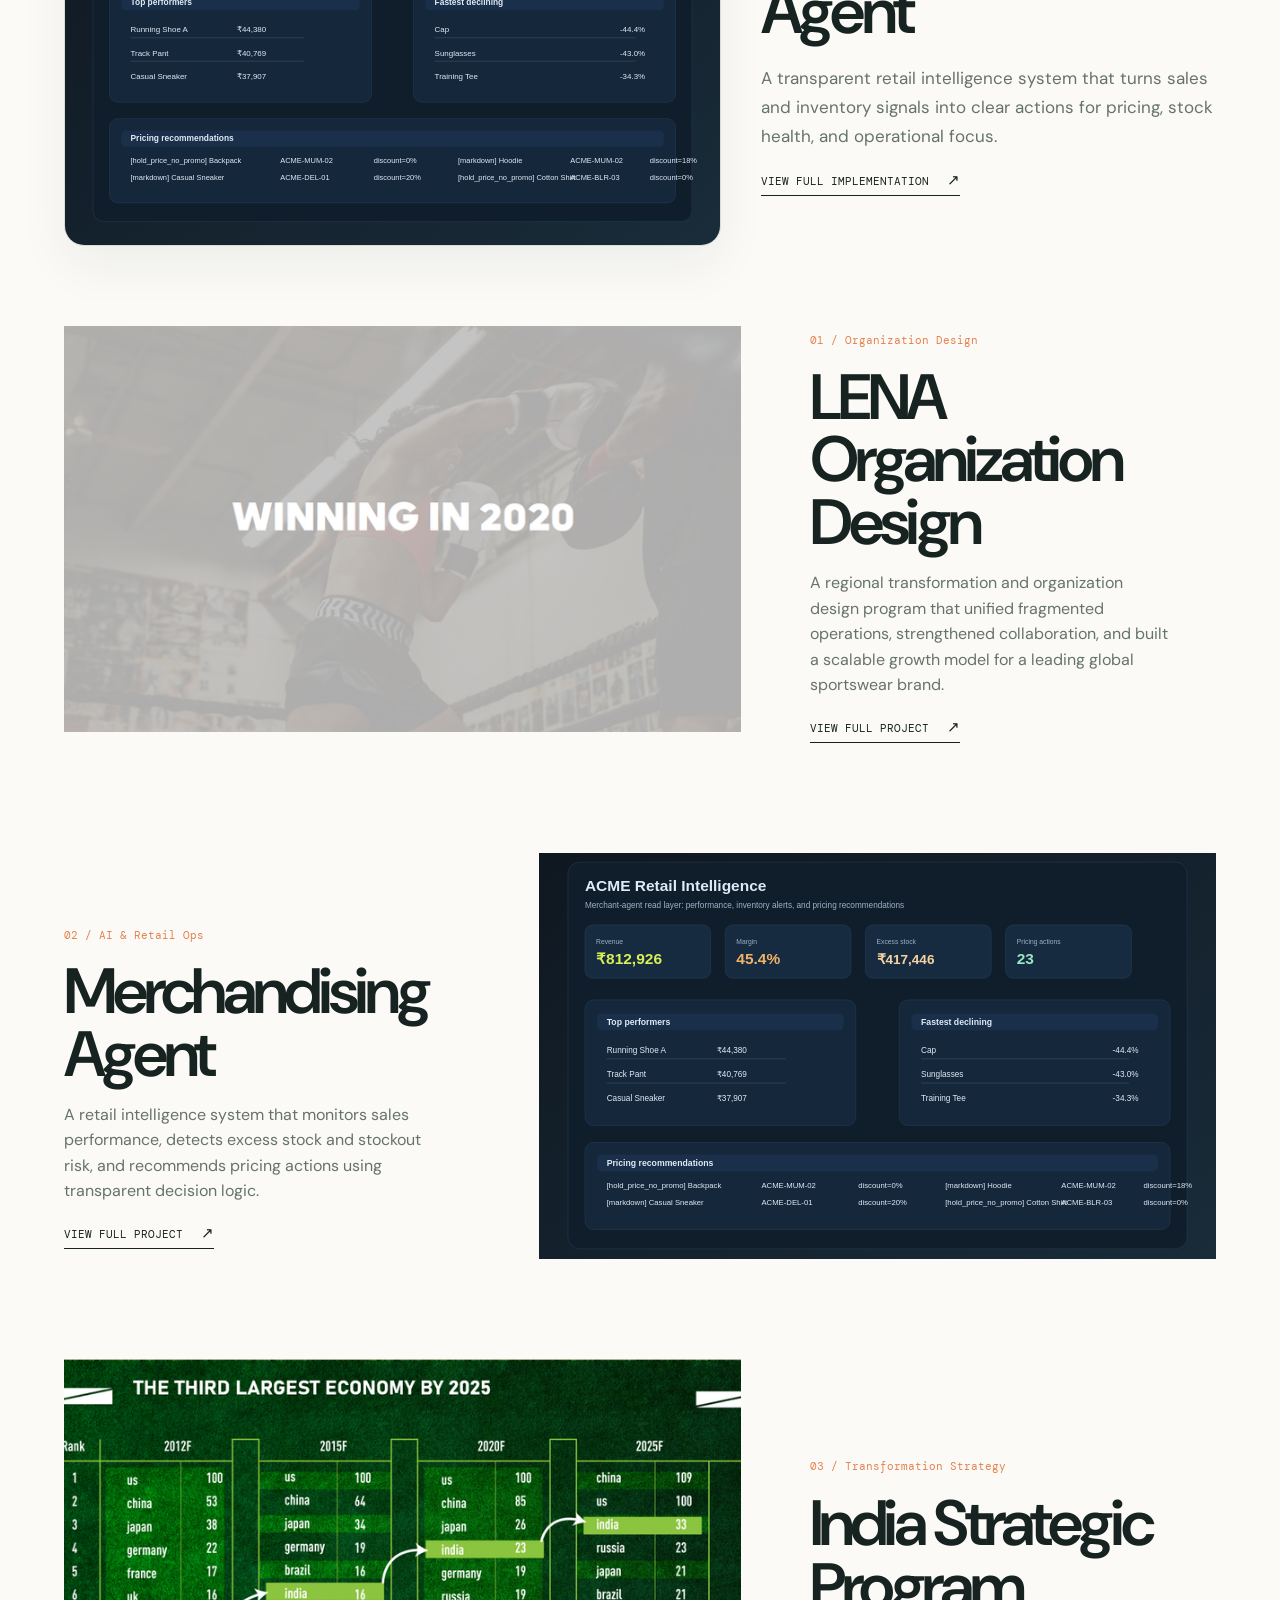
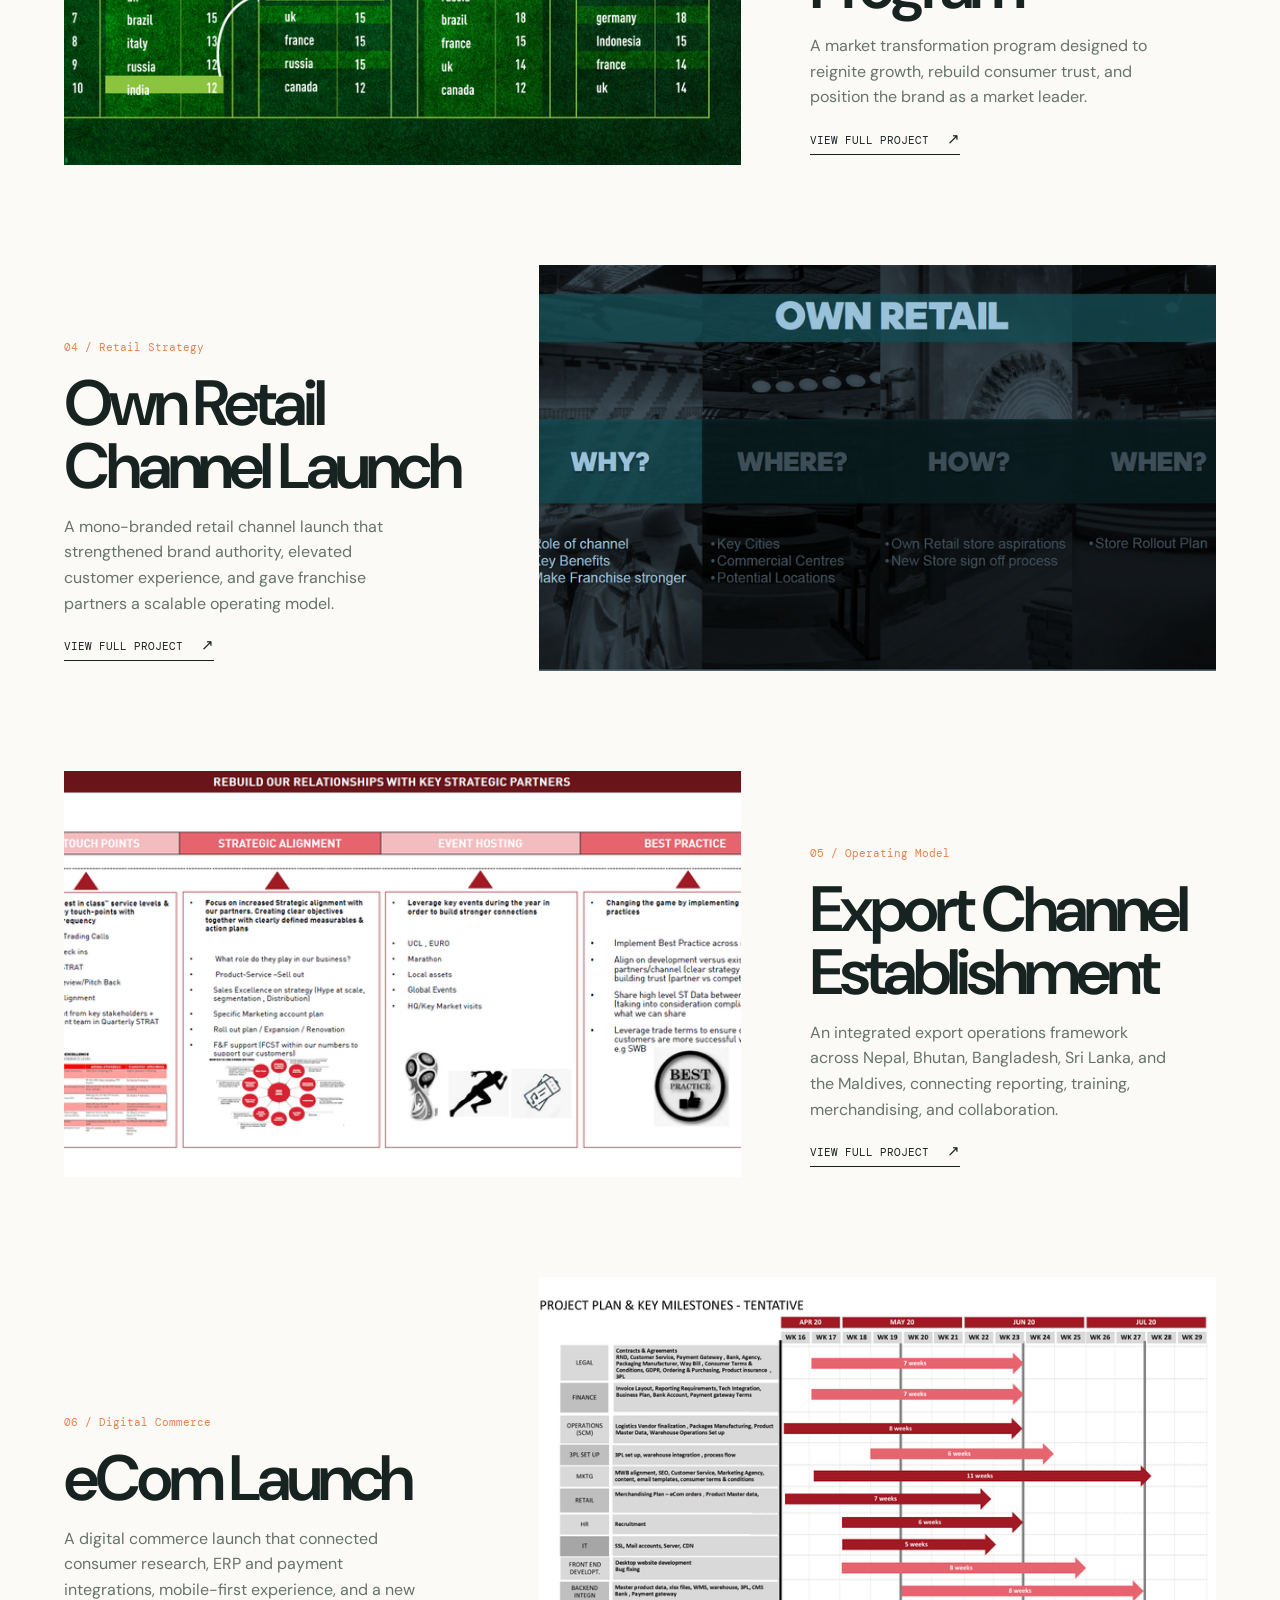
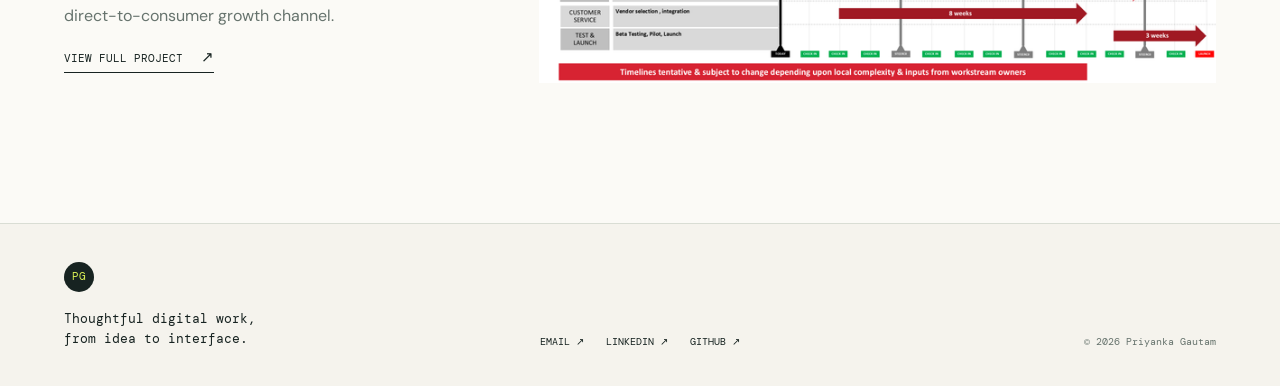
<file: work.html>
<!DOCTYPE html>
<html lang="en">
<head>
    <meta charset="UTF-8"><meta name="viewport" content="width=device-width, initial-scale=1.0"><meta name="description" content="Selected product, design, data, and web projects by Priyanka Gautam."><title>Work — Priyanka Gautam</title>
    <link rel="preconnect" href="https://fonts.googleapis.com"><link rel="preconnect" href="https://fonts.gstatic.com" crossorigin><link href="https://fonts.googleapis.com/css2?family=DM+Mono:wght@400;500&family=DM+Sans:wght@400;500;600;700&family=Playfair+Display:ital,wght@0,600;0,700;1,600&display=swap" rel="stylesheet"><link rel="stylesheet" href="css/styles.css">
</head>
<body><div class="site-shell"><header class="site-header"><a class="wordmark" href="index.html"><span>PG</span><strong>Priyanka Gautam</strong></a><button class="menu-toggle" aria-expanded="false" aria-controls="site-nav">Menu <span>+</span></button><nav id="site-nav" class="site-nav"><a href="index.html">Home</a><a class="active" href="work.html">Work</a><a href="about.html">About</a><a href="journal.html">Journal</a><a class="nav-contact" href="https://www.linkedin.com/in/priyankagautamiimb/" target="_blank" rel="noreferrer">Let's talk <span>↗</span></a></nav></header><main><section class="page-hero reveal"><p class="eyebrow">Selected work · 2022—2026</p><h1>Ideas made <em>visible.</em></h1><p>A selection of projects across product, data, and the web. Every one began as a slightly messy question.</p></section>

<section class="case-study-feature reveal">
    <div class="case-study-media">
        <img src="images/lena-organization.png" alt="LENA Organization Design project overview" />
    </div>
    <div class="case-study-copy">
        <p class="eyebrow">Case study 01 · Lead project</p>
        <h2>LENA Organization Design</h2>
        <p>A regional transformation and organization design program that unified fragmented operations, strengthened collaboration, and built a scalable growth model for a leading global sportswear brand.</p>
        <p>The work connected global strategy with local execution across marketing, retail, finance, HR, and logistics, using five strategic pillars to align consumer focus, channel growth, commercial capability, brand relevance, and governance.</p>
        <a class="text-link" href="project.html?id=lena-organization">View full case study <span>↗</span></a>
        <ul class="case-study-results">
            <li><strong>5</strong> strategic pillars aligned across the cluster</li>
            <li><strong>Double-digit</strong> growth and significant bottom-line growth</li>
            <li><strong>New</strong> eCommerce revenue stream launched</li>
            <li><strong>Stronger</strong> collaboration, engagement, and knowledge sharing</li>
        </ul>
    </div>
</section>

<section class="case-study-feature reveal case-study-secondary">
    <div class="case-study-media"><img src="images/retail-dashboard.svg" alt="Retail merchandising dashboard showing revenue, margin, inventory alerts and pricing recommendations" /></div>
    <div class="case-study-copy"><p class="eyebrow">Case study 02</p><h2>Merchandising Agent</h2><p>A transparent retail intelligence system that turns sales and inventory signals into clear actions for pricing, stock health, and operational focus.</p><a class="text-link" href="project.html?id=merchandising-agent">View full implementation <span>↗</span></a></div>
</section>

<section id="work-list" class="work-list"></section></main><footer class="site-footer"><div><span class="footer-glyph">PG</span><p>Thoughtful digital work,<br>from idea to interface.</p></div><div class="footer-links"><a href="mailto:priyanka.apr@gmail.com">EMAIL ↗</a><a href="https://www.linkedin.com/in/priyankagautamiimb/" target="_blank" rel="noreferrer">LinkedIn ↗</a><a href="https://github.com/priyankag1111" target="_blank" rel="noreferrer">GitHub ↗</a></div><small>© 2026 Priyanka Gautam</small></footer></div><script src="js/data.js"></script><script src="js/main.js"></script></body></html>
</file>
<file: css/styles.css>
:root {
    --ink: #172321;
    --muted: #66736d;
    --cream: #f5f3ed;
    --paper: #fbfaf6;
    --lime: #d9ef55;
    --line: #d9ddd4;
    --orange: #e7814d;
    --serif: "Playfair Display", Georgia, serif;
    --sans: "DM Sans", sans-serif;
    --mono: "DM Mono", monospace;
}

.email-card-backdrop { align-items: center; background: rgba(23, 35, 33, .55); display: flex; inset: 0; justify-content: center; padding: 24px; position: fixed; z-index: 20; }
.email-card-backdrop[hidden] { display: none; }
.email-card { background: var(--paper); border: 1px solid var(--line); box-shadow: 0 24px 70px rgba(23, 35, 33, .22); max-width: 430px; padding: 40px; position: relative; width: 100%; }
.email-card .eyebrow { margin-bottom: 15px; }
.email-card h2 { font-size: clamp(34px, 5vw, 52px); margin-bottom: 22px; }
.email-card-address { border-top: 1px solid var(--line); color: var(--muted); font: 14px var(--mono); margin-bottom: 28px; padding-top: 16px; word-break: break-word; }
.email-card-close { background: none; border: 0; color: var(--ink); cursor: pointer; font: 25px/1 var(--sans); padding: 8px; position: absolute; right: 14px; top: 12px; }
.email-card-close:hover { color: var(--orange); }

* { box-sizing: border-box; }
html { scroll-behavior: smooth; }
body { margin: 0; background: var(--paper); color: var(--ink); font-family: var(--sans); font-size: 16px; line-height: 1.6; }
a { color: inherit; text-decoration: none; }
img { display: block; width: 100%; }
.site-shell { overflow: hidden; }
.site-header { align-items: center; border-bottom: 1px solid var(--line); display: flex; justify-content: space-between; margin: 0 auto; max-width: 1320px; padding: 25px 5vw; }
.wordmark { align-items: center; display: flex; font-size: 14px; gap: 11px; letter-spacing: -.02em; }
.wordmark span, .footer-glyph { align-items: center; background: var(--ink); border-radius: 50%; color: var(--lime); display: inline-flex; font-family: var(--mono); font-size: 11px; height: 30px; justify-content: center; width: 30px; }
.site-nav { align-items: center; display: flex; font-family: var(--mono); font-size: 11px; gap: clamp(18px, 3vw, 43px); text-transform: uppercase; }
.site-nav a { color: var(--muted); transition: color .2s ease; }
.site-nav a:hover, .site-nav a.active { color: var(--ink); }
.site-nav sup { color: var(--orange); font-size: 8px; vertical-align: top; }
.site-nav .nav-contact { background: var(--ink); color: var(--lime); padding: 11px 15px; }
.nav-contact span { margin-left: 10px; }
.menu-toggle { background: none; border: 0; color: var(--ink); display: none; font: 11px var(--mono); text-transform: uppercase; }
.menu-toggle span { color: var(--orange); font-size: 18px; padding-left: 6px; }
.hero, .section, .statement-section, .page-hero, .content-narrow { margin-left: auto; margin-right: auto; max-width: 1320px; padding-left: 5vw; padding-right: 5vw; }
.hero { display: grid; grid-template-columns: minmax(0, 1.05fr) minmax(320px, .95fr); min-height: 610px; padding-bottom: 75px; padding-top: 92px; }
.hero-copy { padding-top: 20px; }
.eyebrow { color: var(--orange); font: 11px var(--mono); letter-spacing: .09em; margin: 0 0 23px; text-transform: uppercase; }
h1, h2, h3, p { margin-top: 0; }
h1, h2 { font-weight: 600; letter-spacing: -.065em; line-height: .98; }
h1 { font-size: clamp(54px, 7vw, 100px); max-width: 750px; margin-bottom: 32px; }
h2 { font-size: clamp(44px, 5vw, 72px); margin-bottom: 0; }
h1 em, h2 em, .statement-section em { font-family: var(--serif); font-weight: 600; }
.hero-intro { color: var(--muted); font-size: 17px; line-height: 1.65; max-width: 460px; }
.hero-actions { align-items: center; display: flex; gap: 27px; margin-top: 38px; }
.button { display: inline-block; font: 11px var(--mono); letter-spacing: .03em; padding: 15px 18px; text-transform: uppercase; }
.button-dark { background: var(--ink); color: var(--lime); }
.button span { font-size: 15px; margin-left: 22px; }
.text-link { border-bottom: 1px solid var(--ink); display: inline-block; font: 11px var(--mono); padding-bottom: 5px; text-transform: uppercase; }
.text-link span { font-size: 15px; margin-left: 11px; }
.hero-art { min-height: 470px; position: relative; }
.portrait-frame { height: 425px; margin-left: 13%; overflow: hidden; position: relative; transform: rotate(3deg); width: 74%; }
.portrait-frame img { height: 100%; object-fit: cover; object-position: 50% 50%; filter: saturate(.72); }
.portrait-frame:after { border: 1px solid var(--lime); content: ""; inset: 15px; position: absolute; }
.art-note { color: var(--muted); font: 10px/1.6 var(--mono); left: 0; position: absolute; top: 74%; }
.art-note span { color: var(--orange); }
.orbit-word { color: var(--orange); font: 11px/1.3 var(--mono); letter-spacing: .1em; position: absolute; right: 1%; text-align: center; top: 24%; transform: rotate(16deg); }
.marquee { background: var(--lime); border-bottom: 1px solid var(--ink); border-top: 1px solid var(--ink); overflow: hidden; padding: 13px 0; }
.marquee-track { align-items: center; animation: marquee 22s linear infinite; display: flex; gap: 30px; min-width: max-content; white-space: nowrap; }
.marquee span { font: 12px var(--mono); letter-spacing: .13em; }
.marquee i { font-size: 18px; font-style: normal; }
@keyframes marquee { to { transform: translateX(-35%); } }
.section { padding-bottom: 130px; padding-top: 130px; }
.section-heading { align-items: end; display: flex; justify-content: space-between; margin-bottom: 55px; }
.project-grid { align-items: start; display: grid; gap: 7.5%; grid-template-columns: 1.3fr .8fr; }
.project-card { display: block; }
.project-image { background: #cbd3c5; overflow: hidden; }
.project-image img { height: 100%; object-fit: cover; transition: transform .5s ease; }
.project-card:hover img { transform: scale(1.04); }
.project-large .project-image { aspect-ratio: 1.2 / .82; }
.project-card:nth-child(2) { margin-top: 130px; }
.image-tall { aspect-ratio: .82 / 1; }
.project-meta { padding-top: 18px; }
.project-meta span, .project-meta p { color: var(--muted); font: 10px var(--mono); }
.project-meta span { color: var(--orange); text-transform: uppercase; }
.project-meta h3 { font-size: 28px; letter-spacing: -.05em; margin: 7px 0 4px; }
.project-meta p { font-family: var(--sans); font-size: 14px; line-height: 1.5; margin-bottom: 0; max-width: 370px; }
.statement-section { align-items: center; background: var(--ink); color: var(--paper); display: flex; flex-direction: column; justify-content: center; max-width: none; min-height: 540px; padding-bottom: 100px; padding-top: 100px; text-align: center; }
.statement-mark { color: var(--lime); font-size: 30px; margin-bottom: 30px; }
.statement-section p { font-size: clamp(27px, 4vw, 54px); letter-spacing: -.045em; line-height: 1.12; max-width: 860px; }
.statement-section .text-link { border-color: var(--lime); color: var(--lime); margin-top: 14px; }
.post-list { display: grid; grid-template-columns: repeat(3, 1fr); }
.post-card { border-bottom: 1px solid var(--line); border-top: 1px solid var(--line); padding: 23px 25px 29px 0; }
.post-card + .post-card { border-left: 1px solid var(--line); padding-left: 25px; }
.post-card small { color: var(--orange); font: 10px var(--mono); text-transform: uppercase; }
.post-card h3 { font-family: var(--serif); font-size: 25px; font-weight: 600; line-height: 1.1; margin: 27px 0 12px; }
.post-card p { color: var(--muted); font-size: 14px; line-height: 1.5; margin-bottom: 21px; }
.post-card .text-link { border: 0; color: var(--muted); font-size: 10px; }
.site-footer { align-items: end; background: var(--cream); border-top: 1px solid var(--line); display: grid; grid-template-columns: 1fr 1fr 1fr; margin-top: 0; padding: 38px 5vw; }
.footer-glyph { margin-bottom: 17px; }
.site-footer p { font: 13px/1.5 var(--mono); margin: 0; }
.footer-links { display: flex; gap: 22px; justify-content: center; }
.footer-links a { font: 10px var(--mono); text-transform: uppercase; }
.site-footer small { color: var(--muted); font: 10px var(--mono); justify-self: end; }
.page-hero { padding-bottom: 100px; padding-top: 95px; }
.page-hero h1 { max-width: 880px; }
.page-hero p:not(.eyebrow) { color: var(--muted); font-size: 18px; max-width: 540px; }
.case-study-feature { margin: 0 auto 80px; max-width: 1320px; padding: 0 5vw; display: grid; grid-template-columns: 1.3fr .9fr; gap: 40px; align-items: center; }
.case-study-media { border: 1px solid var(--line); background: var(--paper); border-radius: 20px; overflow: hidden; box-shadow: 0 20px 50px rgba(23,35,33,0.06); }
.case-study-media img { display: block; width: 100%; height: auto; }
.case-study-copy h2 { font-size: clamp(38px, 5vw, 64px); margin: 12px 0 20px; letter-spacing: -.06em; }
.case-study-copy p { color: var(--muted); font-size: 17px; line-height: 1.7; margin-bottom: 16px; }
.case-study-results { list-style: none; margin: 26px 0 0; padding: 0; display: grid; gap: 12px; }
.case-study-results li { border-top: 1px solid var(--line); padding-top: 12px; color: var(--ink); font: 13px var(--mono); letter-spacing: .02em; }
.case-study-results strong { font-size: 18px; color: var(--orange); }
.project-detail-hero { align-items: end; display: grid; gap: 8%; grid-template-columns: .85fr 1.15fr; margin: 0 auto; max-width: 1320px; padding: 95px 5vw 110px; }
.project-detail-hero h1 { font-size: clamp(54px, 7vw, 100px); margin-bottom: 28px; }
.project-detail-lede { color: var(--muted); font-size: 19px; line-height: 1.65; max-width: 500px; }
.project-detail-cover { border: 1px solid var(--line); overflow: hidden; }
.project-detail-cover img { aspect-ratio: 1.25 / .8; height: 100%; object-fit: cover; }
.project-detail-body { display: grid; gap: 10%; grid-template-columns: .75fr 1.25fr; margin: 0 auto; max-width: 1320px; padding: 0 5vw 140px; }
.project-detail-copy { padding-top: 12px; }
.project-detail-copy p { color: var(--muted); font-size: 18px; line-height: 1.75; max-width: 510px; }
.project-detail-copy .button { margin-top: 20px; }
.project-gallery { display: grid; gap: 20px; grid-template-columns: repeat(2, minmax(0, 1fr)); }
.project-gallery .eyebrow { grid-column: 1 / -1; margin-bottom: 0; }
.project-gallery figure { background: var(--cream); margin: 0; overflow: hidden; }
.project-gallery figure:first-of-type { grid-column: 1 / -1; }
.project-gallery img { height: auto; width: 100%; }

.work-list { display: grid; gap: 100px; margin: 0 auto; max-width: 1320px; padding: 0 5vw 140px; }
.work-item { display: grid; gap: 6%; grid-template-columns: 1.25fr .75fr; }
.work-item:nth-child(even) { grid-template-columns: .75fr 1.25fr; }
.work-item:nth-child(even) .work-image { grid-column: 2; grid-row: 1; }
.work-item:nth-child(even) .work-copy { grid-column: 1; grid-row: 1; }
.work-image { aspect-ratio: 1.25 / .75; overflow: hidden; }
.work-image img { height: 100%; object-fit: cover; }
.work-copy { align-self: end; padding-bottom: 10px; }
.work-index { color: var(--orange); font: 11px var(--mono); }
.work-copy h2 { font-size: clamp(39px, 5vw, 68px); margin: 15px 0; }
.work-copy p { color: var(--muted); max-width: 360px; }
.tags { display: flex; flex-wrap: wrap; gap: 6px; list-style: none; margin: 28px 0; padding: 0; }
.tags li { border: 1px solid var(--line); font: 9px var(--mono); padding: 7px 9px; text-transform: uppercase; }
.about-hero { padding-bottom: 80px; }
.about-hero p:not(.eyebrow) { max-width: 680px; }
.about-intro { align-items: center; display: grid; gap: 10%; grid-template-columns: .8fr 1.2fr; margin: 0 auto; max-width: 1320px; padding: 0 5vw 120px; }
.about-intro .about-image { max-width: 420px; }
.about-copy h2 { font-size: clamp(38px, 4.5vw, 63px); margin-bottom: 28px; }
.about-copy p { color: var(--muted); font-size: 17px; max-width: 600px; }
.impact-strip { background: var(--lime); border-bottom: 1px solid var(--ink); border-top: 1px solid var(--ink); display: grid; grid-template-columns: repeat(4, 1fr); margin-bottom: 0; padding: 35px 5vw; }
.impact-strip div { border-left: 1px solid rgba(23, 35, 33, .3); display: flex; flex-direction: column; gap: 8px; padding: 0 25px; }
.impact-strip div:first-child { border-left: 0; padding-left: 0; }
.impact-strip strong { font-size: 34px; letter-spacing: -.06em; line-height: 1; }
.impact-strip span { font: 10px/1.4 var(--mono); max-width: 150px; text-transform: uppercase; }
.about-section { margin: 0 auto; max-width: 1320px; padding: 125px 5vw; }
.about-section .section-heading { margin-bottom: 55px; }
.about-section .section-heading h2 { max-width: 700px; }
.resume-timeline { border-top: 1px solid var(--line); }
.resume-timeline article { border-bottom: 1px solid var(--line); display: grid; gap: 6%; grid-template-columns: .3fr 1fr; padding: 30px 0; }
.resume-timeline article > span { color: var(--orange); font: 11px var(--mono); padding-top: 5px; }
.resume-timeline h3 { font-size: 24px; letter-spacing: -.04em; margin: 0 0 5px; }
.resume-timeline p { color: var(--muted); margin: 8px 0 0; max-width: 680px; }
.resume-timeline .timeline-company { color: var(--ink); font: 11px var(--mono); text-transform: uppercase; }
.impact-section { background: var(--cream); max-width: none; padding-left: max(5vw, calc((100vw - 1220px) / 2)); padding-right: max(5vw, calc((100vw - 1220px) / 2)); }
.impact-grid { display: grid; gap: 1px; grid-template-columns: repeat(2, 1fr); }
.impact-grid a { background: var(--paper); border: 1px solid var(--line); display: block; padding: 28px; transition: background .2s ease, transform .2s ease; }
.impact-grid a:hover { background: var(--lime); transform: translateY(-4px); }
.impact-grid span { color: var(--orange); font: 11px var(--mono); }
.impact-grid h3 { font-family: var(--serif); font-size: 30px; margin: 34px 0 10px; }
.impact-grid p { color: var(--muted); margin-bottom: 28px; max-width: 380px; }
.impact-grid strong { font: 11px var(--mono); text-transform: uppercase; }
.capability-section { display: block; text-align: center; }
.capability-section .section-heading { justify-content: center; text-align: center; }
.capability-section h2 { border: 0; font-size: clamp(40px, 4vw, 60px); margin-left: auto; margin-right: auto; text-decoration: none; }
.capability-columns { display: grid; gap: 16px; grid-template-columns: repeat(3, 1fr); margin: 0 auto; max-width: 1120px; text-align: left; }
.capability-card { border-top: 2px solid var(--ink); padding: 22px 22px 8px; }
.capability-card:nth-child(2) { border-color: var(--orange); }
.capability-card:nth-child(3) { border-color: var(--lime); }
.capability-card h3 { font-size: 22px; letter-spacing: -.04em; margin: 24px 0 30px; }
.keyword-group { border-top: 1px solid var(--line); display: grid; gap: 16px; grid-template-columns: .45fr 1fr; padding: 15px 0; }
.keyword-group > span { color: var(--orange); font: 10px var(--mono); text-transform: uppercase; }
.keyword-group p { color: var(--muted); font-size: 14px; line-height: 1.7; margin: 0; }
.education-band { background: var(--ink); color: var(--paper); display: grid; gap: 10%; grid-template-columns: repeat(2, 1fr); padding: 90px max(5vw, calc((100vw - 1220px) / 2)); }
.education-band .eyebrow { color: var(--lime); }
.education-band p:not(.eyebrow) { color: rgba(251, 250, 246, .75); font-size: 14px; margin: 0 0 20px; }
.education-band strong { color: var(--paper); }
.about-close { background: var(--paper); color: var(--ink); min-height: 390px; }
.about-close .statement-mark { color: var(--orange); }
.about-close p { color: var(--ink); }
.about-close .button-dark { margin-top: 20px; }
.about-grid { display: grid; gap: 10%; grid-template-columns: .9fr 1.1fr; padding-bottom: 140px; }
.about-image { aspect-ratio: 1 / 1; background: var(--cream); border: 1px solid var(--line); max-width: 420px; overflow: hidden; padding: 12px; transform: rotate(-2deg); }
.about-image img { height: 100%; object-fit: cover; }
.experience { border-top: 1px solid var(--line); margin-top: 55px; }
.experience-row { border-bottom: 1px solid var(--line); display: grid; gap: 20px; grid-template-columns: .4fr 1fr .8fr; padding: 21px 0; }
.experience-row span { color: var(--muted); font: 11px var(--mono); }
.experience-row strong { font-size: 16px; }
.experience-row p { color: var(--muted); font-size: 14px; margin: 0; }
.journal-grid { display: grid; gap: 0 7%; grid-template-columns: 1fr 1fr; padding-bottom: 140px; }
.journal-grid .post-card { padding-bottom: 42px; padding-top: 42px; }
.journal-grid .post-card:nth-child(odd) { border-left: 0; padding-left: 0; }
.journal-grid .post-card:nth-child(even) { padding-left: 30px; }

.retail-metrics { display: grid; grid-template-columns: repeat(4, minmax(0, 1fr)); gap: 20px; }
.retail-card { background: var(--paper); border: 1px solid var(--line); border-radius: 18px; padding: 24px; box-shadow: 0 10px 30px rgba(23, 35, 33, 0.04); }
.retail-card .label { color: var(--muted); font: 10px var(--mono); letter-spacing: .08em; text-transform: uppercase; margin-bottom: 12px; }
.retail-card .value { font-size: clamp(28px, 3vw, 42px); font-weight: 600; letter-spacing: -.06em; line-height: 1; margin-bottom: 8px; }
.retail-card .meta { color: var(--muted); font: 12px var(--mono); }
.retail-status { border: 1px solid var(--line); border-radius: 18px; color: var(--muted); font: 12px var(--mono); padding: 22px 24px; }

.reveal { opacity: 0; transform: translateY(18px); transition: opacity .8s ease, transform .8s ease; }
.reveal.visible { opacity: 1; transform: translateY(0); }
.delay-1 { transition-delay: .12s; }
@media (max-width: 760px) {
    .site-header { padding: 19px 6vw; }
    .menu-toggle { display: block; }
    .site-nav { background: var(--paper); border-bottom: 1px solid var(--line); display: none; flex-direction: column; gap: 24px; left: 0; padding: 28px 6vw; position: absolute; right: 0; top: 69px; z-index: 5; }
    .site-nav.open { display: flex; }
    .site-nav .nav-contact { width: 100%; }
    .hero { display: block; padding-bottom: 75px; padding-top: 65px; }
    h1 { font-size: clamp(52px, 15vw, 80px); }
    .hero-art { margin-top: 60px; min-height: 360px; }
    .portrait-frame { height: 320px; }
    .art-note { top: 79%; }
    .section { padding-bottom: 85px; padding-top: 85px; }
    .section-heading { align-items: start; flex-direction: column; gap: 28px; margin-bottom: 38px; }
    .project-grid, .work-item, .work-item:nth-child(even), .about-grid { display: block; }
    .project-card:nth-child(2) { margin-top: 60px; }
    .work-item { margin-bottom: 75px; }
    .work-item:nth-child(even) .work-image, .work-item:nth-child(even) .work-copy { display: block; }
    .work-copy { margin-top: 25px; }
    .statement-section { min-height: 430px; padding: 65px 8vw; }
    .post-list, .journal-grid { display: block; }
    .post-card, .post-card + .post-card, .journal-grid .post-card, .journal-grid .post-card:nth-child(even) { border-left: 0; padding-left: 0; }
    .post-card + .post-card { margin-top: 0; }
    .site-footer { align-items: start; display: flex; flex-wrap: wrap; gap: 35px; justify-content: space-between; }
    .footer-links { align-items: end; flex-direction: column; gap: 10px; }
    .site-footer small { flex-basis: 100%; justify-self: start; }
    .page-hero { padding-bottom: 70px; padding-top: 70px; }
    .page-hero h1 { font-size: clamp(53px, 14vw, 78px); }
    .experience-row { grid-template-columns: 1fr 1.5fr; }
    .experience-row p { grid-column: 2; }
    .about-intro, .capability-section { display: block; }
    .about-intro .about-image { margin-bottom: 65px; }
    .impact-strip { display: grid; gap: 25px; grid-template-columns: repeat(2, 1fr); padding: 30px 6vw; }
    .impact-strip div, .impact-strip div:first-child { border-left: 0; padding-left: 0; }
    .about-section { padding-bottom: 80px; padding-top: 80px; }
    .resume-timeline article { display: block; }
    .resume-timeline article > span { display: block; margin-bottom: 12px; }
    .impact-grid, .capability-columns, .education-band { display: block; }
    .impact-grid a + a { border-top: 0; }
    .impact-grid h3 { margin-top: 22px; }
    .capability-columns > div + div { border-top: 1px solid var(--line); margin-top: 25px; padding-top: 25px; }
    .education-band > div + div { border-top: 1px solid rgba(251, 250, 246, .2); margin-top: 35px; padding-top: 35px; }
    .project-detail-hero, .project-detail-body { display: block; padding-bottom: 75px; padding-top: 65px; }
    .project-detail-cover { margin-top: 45px; }
    .project-detail-body { padding-top: 0; }
    .project-gallery { margin-top: 70px; }
}
</file>
